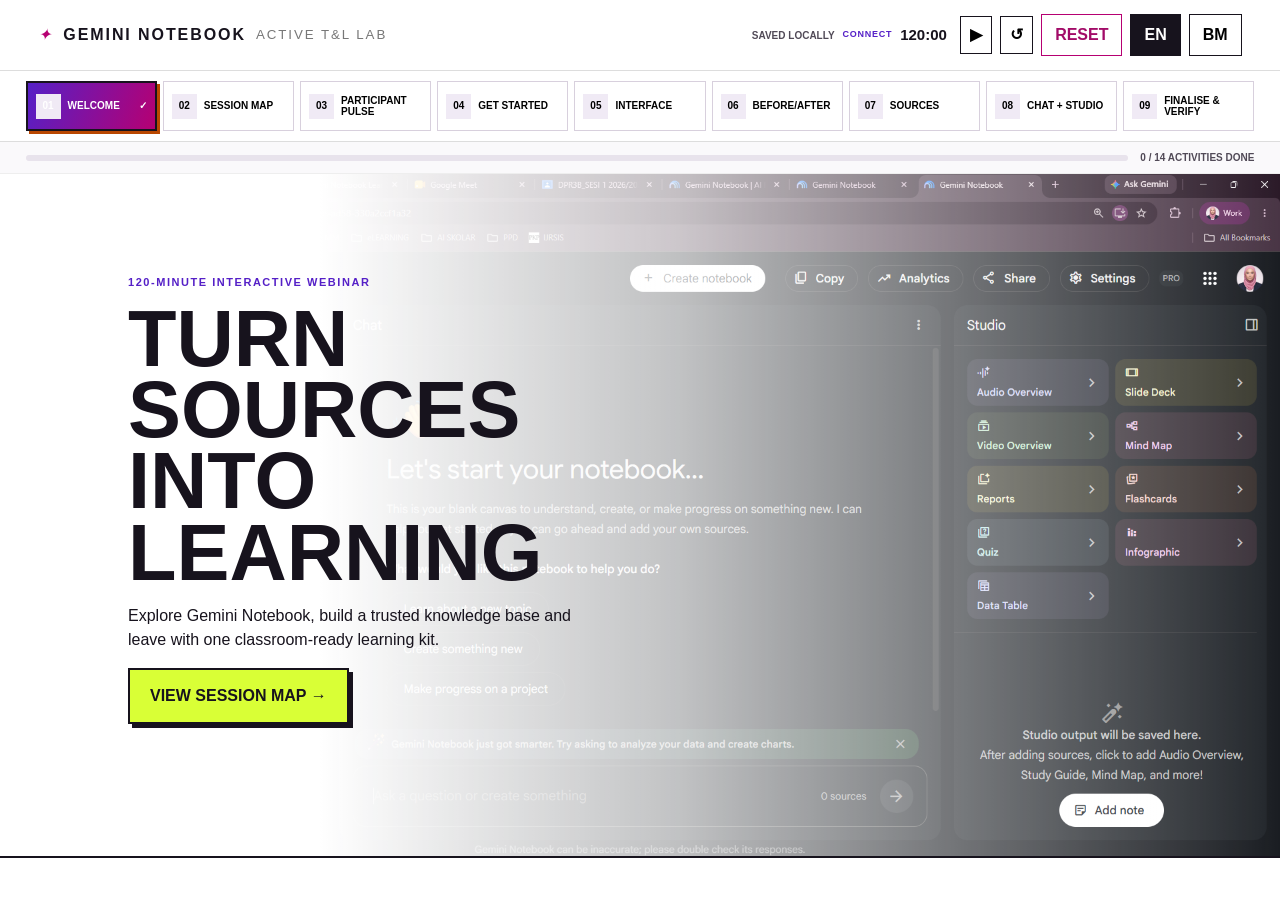
<file: index.html>
<!doctype html>
<html lang="en">
<head>
  <meta charset="utf-8">
  <meta name="viewport" content="width=device-width,initial-scale=1">
  <meta name="description" content="Interactive Gemini Notebook webinar learning kit for Polytechnic lecturers">
  <title>Gemini Notebook Learning Kit Challenge</title>
  <link rel="icon" href="data:image/svg+xml,%3Csvg xmlns='http://www.w3.org/2000/svg' viewBox='0 0 100 100'%3E%3Crect width='100' height='100' rx='18' fill='%2317131d'/%3E%3Ctext x='50' y='68' font-size='60' text-anchor='middle' fill='%23ef2aa2'%3E%E2%9C%A6%3C/text%3E%3C/svg%3E">
  <style>
    :root{--ink:#17131d;--purple:#6d36e8;--pink:#ef2aa2;--orange:#ff7a1a;--lime:#d9ff36;--blue:#dfeeff;--paper:#fff;--muted:#625b68}*{box-sizing:border-box}html{scroll-behavior:smooth}body{margin:0;background:#fff;color:var(--ink);font-family:Inter,Arial,sans-serif}button,a{font:inherit}button{cursor:pointer}.top{position:sticky;top:0;z-index:20;display:flex;flex-wrap:wrap;justify-content:space-between;align-items:center;gap:8px 0;padding:14px 3vw;border-bottom:1px solid #ddd;background:#fffc}.brand{display:flex;align-items:center;gap:10px;letter-spacing:.12em}.brand i{color:var(--pink)}.brand small{color:#777}.controls{display:flex;gap:8px}.controls button{padding:8px 13px;border:1px solid var(--ink);background:#fff;font-weight:800}.controls .active{background:var(--ink);color:#fff}.nav{position:sticky;top:58px;z-index:15;display:grid;grid-template-columns:repeat(9,1fr);gap:6px;padding:10px 2vw;background:#fff;border-bottom:1px solid #ddd}.timer{display:flex;align-items:center;gap:8px}.timer small{color:var(--purple);font-size:9px;font-weight:900;letter-spacing:.08em}.timer b{font-variant-numeric:tabular-nums;font-size:15px;min-width:52px}.timer button{padding:6px 9px;border:1px solid var(--ink);background:#fff;font-weight:900}.timer.low b{color:var(--pink)}.progresswrap{display:flex;align-items:center;gap:12px;padding:8px 2vw;background:#faf9fb;border-bottom:1px solid #eee}.progressbar{flex:1;height:6px;background:#e8e3ec;border-radius:3px;overflow:hidden}.progressbar b{display:block;height:100%;width:0%;background:linear-gradient(90deg,var(--purple),var(--pink));transition:width .35s}#taskLabel{font-size:10px;font-weight:900;color:var(--muted);white-space:nowrap}.nav button{min-height:50px;padding:8px;border:1px solid #d8d0dd;background:#fff;text-align:left;font-size:10px;font-weight:800}.nav button span{display:inline-grid;place-items:center;width:25px;height:25px;margin-right:5px;background:#f0eaf5}.nav button.active{background:linear-gradient(110deg,var(--purple),var(--pink));color:#fff;border:2px solid var(--ink);box-shadow:3px 3px 0 var(--orange)}main{max-width:1280px;margin:auto}.stage{display:none;min-height:calc(100vh - 120px);padding:58px 5vw 90px}.stage.active{display:block}.head{display:grid;grid-template-columns:85px 1fr;gap:20px;align-items:start;margin-bottom:34px}.head>span{font-size:68px;line-height:.9;color:var(--pink);font-weight:900}.kicker{margin:0 0 7px;color:var(--purple);font-size:11px;font-weight:900;letter-spacing:.14em}.head h1,.head h2{margin:0;font-size:clamp(38px,6vw,78px);line-height:.95;font-weight:500}.head p:last-child{color:var(--muted);font-size:17px}.stage.hero.active{min-height:570px;display:grid;align-content:center;background:linear-gradient(90deg,#fff 25%,#ffffffb8 53%,transparent),url('assets/notebook-interface.png') center/cover;border-bottom:2px solid var(--ink)}.hero-copy{max-width:660px;padding:60px 6vw}.hero h1{font-size:clamp(54px,8vw,100px);line-height:.88;margin:12px 0}.hero button,.next,.linkbtn{display:inline-block;padding:14px 20px;background:var(--lime);border:2px solid var(--ink);box-shadow:4px 4px 0 var(--ink);color:var(--ink);font-weight:900;text-decoration:none}.phase-grid,.pulse-grid,.benefits,.cards{display:grid;gap:12px}.phase-grid{grid-template-columns:repeat(2,1fr)}.phase-grid article,.pulse-grid article{padding:22px;border:2px solid var(--ink)}.phase-grid article:nth-child(1){background:#dfeeff}.phase-grid article:nth-child(2){background:#f0e4ff}.phase-grid article:nth-child(3){background:#ffe7d2}.phase-grid article:nth-child(4){background:#ecffbd}.phase-grid b{font-size:30px}.phase-grid small{color:var(--purple);font-weight:900}.pulse-grid{grid-template-columns:repeat(3,1fr)}.pulse-grid button{padding:13px;border:1px solid var(--ink);background:#fff}.pulse-grid button.selected{background:var(--lime);font-weight:900}.intro{padding:28px;border:2px solid var(--ink);box-shadow:6px 6px 0 var(--ink);background:linear-gradient(120deg,#f3edff,#fff,#eafcff)}.intro h3{font-size:34px;margin:8px 0}.benefits{grid-template-columns:repeat(5,1fr);margin-top:22px}.benefits article{padding:15px;border:1px solid var(--ink);background:#fff}.benefits b{display:grid;place-items:center;width:30px;height:30px;background:var(--lime);border:1px solid var(--ink)}.benefits h4{margin:13px 0 7px}.benefits p{font-size:13px;color:var(--muted)}.limits{margin:34px 0;border:2px solid var(--ink)}.limits header{display:flex;justify-content:space-between;align-items:center;padding:18px;background:var(--ink);color:#fff}.limits header small{color:var(--lime)}.capacity{display:grid;grid-template-columns:repeat(3,1fr)}.capacity div{padding:14px 18px;border-right:1px solid var(--ink);background:#eafcff}.capacity div:nth-child(2){background:#f2ebff}.capacity div:nth-child(3){background:#fff0df}.capacity b{font-size:28px}.capacity span{display:block;font-size:11px;font-weight:800}.limitrow{display:grid;grid-template-columns:1fr .8fr 1.3fr;border-top:1px solid #ddd}.limitrow>*{padding:9px 14px}.limitrow.heading{background:#f3f0f4;font-size:11px;font-weight:900}.note{padding:13px;background:#fff6ca;font-size:12px}.steps{display:grid;grid-template-columns:1fr 1fr;gap:12px}.steps article{display:flex;gap:14px;padding:20px;border:2px solid var(--ink)}.steps article>span,.flow article>b{display:grid;place-items:center;min-width:34px;height:34px;border-radius:50%;background:var(--purple);color:#fff}.preview{margin-top:28px;border:2px solid var(--ink);box-shadow:6px 6px 0 var(--ink)}.preview-tabs{display:grid;grid-template-columns:repeat(3,1fr);gap:6px;padding:10px;background:#f4eff7}.preview-tabs button{padding:12px;border:1px solid #bbb;background:#fff;font-weight:800}.preview-tabs button.active{background:var(--purple);color:#fff}.preview img{display:block;width:100%}.preview figcaption{padding:14px;background:#fff}.panel-image{position:relative;border:2px solid var(--ink)}.panel-image img{display:block;width:100%}.labels{display:grid;grid-template-columns:repeat(4,1fr);gap:10px;margin-top:14px}.labels article{padding:16px;border:2px solid var(--ink)}.labels article:nth-child(1){background:#e1efff}.labels article:nth-child(2){background:#efe5ff}.labels article:nth-child(3){background:#ffe7d2}.labels article:nth-child(4){background:#efffbd}.labels dt{margin-top:8px;color:var(--purple);font-size:10px;font-weight:900}.labels dd{margin:3px 0;font-size:13px}.paste-guide{border:2px solid var(--ink);box-shadow:6px 6px 0 var(--purple)}.paste-title{padding:18px;background:var(--ink);color:#fff}.paste-title small{color:var(--lime)}.flow{display:grid;grid-template-columns:repeat(5,1fr)}.flow article{display:flex;gap:8px;padding:14px;border-right:1px solid var(--ink)}.flow h4{margin:4px 0}.flow p{font-size:12px;color:var(--muted)}.warning{padding:13px;background:#fff0df;border-top:2px solid var(--ink);font-weight:800}.challenge{display:grid;grid-template-columns:1fr 1fr;gap:18px;margin-top:28px}.challenge-list article,.challenge-list button{display:flex;gap:12px;padding:15px;border:1px solid var(--ink);background:#fff;width:100%;text-align:left;font:inherit;color:inherit}.challenge-list button{cursor:pointer}.challenge-list button.done{background:var(--lime);font-weight:900}.challenge-list span{font-weight:900;color:var(--purple)}.prompt{padding:20px;background:#18131e;color:#fff;border:2px solid var(--ink)}.prompt small{color:var(--lime);font-weight:900}.prompt pre{white-space:pre-wrap;font-family:inherit;line-height:1.55}.prompt button{padding:12px 16px;border:2px solid #fff;background:var(--lime);font-weight:900}.builder{display:grid;grid-template-columns:.8fr 1.2fr;gap:20px}.form label{display:block;margin-bottom:14px;font-size:11px;font-weight:900}.form input,.form select{width:100%;margin-top:6px;padding:12px;border:2px solid var(--ink);background:#fff}.checks{display:grid;grid-template-columns:repeat(2,1fr);gap:10px;margin-top:25px}.checks button{padding:16px;border:2px solid var(--ink);background:#fff;text-align:left}.checks button.done{background:var(--lime);font-weight:900}.footer-nav{display:flex;justify-content:space-between;margin-top:42px}.footer-nav button{padding:12px 18px;border:2px solid var(--ink);background:#fff;font-weight:900}.footer-nav button:last-child{background:var(--lime)}.compare{display:grid;grid-template-columns:1fr 64px 1fr;gap:0;align-items:stretch;margin-top:28px}.compare-arrow{display:grid;place-items:center;font-size:30px;color:var(--pink);font-weight:900}.before-card,.after-card{padding:22px;border:2px solid var(--ink)}.before-card{background:#f4f1eb}.after-card{background:#18131e;color:#fff;box-shadow:6px 6px 0 var(--ink)}.compare small{display:block;font-weight:900;letter-spacing:.08em;font-size:10px;margin-bottom:10px}.before-card small{color:var(--muted)}.after-card small{color:var(--lime)}.compare h3{margin:0 0 14px;font-size:22px}.before-card pre{white-space:pre-wrap;font-family:inherit;font-size:13px;line-height:1.7;margin:0}.afterkit p{margin:0 0 11px;font-size:13px;line-height:1.55}.afterkit p:last-child{margin-bottom:0}.afterkit b{color:var(--lime);display:block;font-size:10px;letter-spacing:.06em;margin-bottom:2px}.chips{display:flex;flex-wrap:wrap;gap:8px;margin-top:16px}.chips span{padding:6px 11px;border:1px solid var(--ink);font-size:11px;font-weight:800}.before-card .chips span{background:#fff}.after-card .chips span{border-color:var(--lime);color:var(--lime)}@media(max-width:800px){.nav{grid-template-columns:repeat(3,1fr);top:58px}.nav button{font-size:8px}.stage{padding:40px 5vw}.head{grid-template-columns:55px 1fr}.head>span{font-size:44px}.phase-grid,.pulse-grid,.benefits,.steps,.labels,.challenge,.builder,.checks,.flow,.compare{grid-template-columns:1fr}.compare-arrow{transform:rotate(90deg);padding:6px 0}.capacity{grid-template-columns:1fr}.limitrow{grid-template-columns:.8fr .7fr 1.2fr}.flow article{border-right:0;border-bottom:1px solid var(--ink)}.stage.hero.active{background:linear-gradient(#ffffffdd,#ffffffdd),url('assets/notebook-interface.png') center/cover}.brand small{display:none}.timer small{display:none}.timer b{min-width:44px;font-size:13px}.timer button{padding:5px 7px}.controls{flex-wrap:wrap;justify-content:flex-end}}
    .limits-guide{margin:34px 0;border:2px solid var(--ink);box-shadow:6px 6px 0 var(--ink)}.limits-guide>header{display:flex;justify-content:space-between;gap:18px;align-items:center;padding:20px;background:var(--ink);color:#fff}.limits-guide>header small{color:var(--lime);font-weight:900}.verified{padding:8px 10px;border:1px solid var(--lime);color:var(--lime);font-size:11px;font-weight:900;white-space:nowrap}.quota-explain{display:grid;grid-template-columns:1fr 1fr}.quota-explain article{padding:18px;border-bottom:1px solid var(--ink)}.quota-explain article:first-child{background:#eafcff;border-right:1px solid var(--ink)}.quota-explain article:last-child{background:#fff0df}.quota-explain h4{margin:0 0 7px}.quota-explain p{margin:0;color:var(--muted);font-size:13px}.plan-tabs{display:flex;flex-wrap:wrap;gap:7px;padding:14px;background:#f5f1f7;border-bottom:1px solid var(--ink)}.plan-tabs button{padding:9px 12px;border:1px solid var(--ink);background:#fff;font-weight:900}.plan-tabs button.active{background:var(--purple);color:#fff}.limit-summary{display:grid;grid-template-columns:repeat(3,1fr)}.limit-summary div{padding:14px 18px;border-right:1px solid var(--ink);background:#fff}.limit-summary b{display:block;font-size:25px}.limit-summary span{font-size:11px;font-weight:800}.output-guide{overflow-x:auto}.output-table{min-width:760px}.output-row{display:grid;grid-template-columns:1.05fr .7fr .9fr 1.7fr;border-top:1px solid #ddd}.output-row>*{padding:10px 13px;font-size:12px}.output-row.heading{background:#eeeaf1;font-weight:900}.limits-foot{padding:14px;background:#fff6ca;font-size:12px}.limits-foot a{font-weight:900;color:var(--purple)}
    .advanced-builder{display:grid;grid-template-columns:minmax(300px,.9fr) minmax(380px,1.1fr);gap:20px}.generator-form{padding:20px;border:2px solid var(--ink);background:#f8f5fa}.generator-form h3{margin-top:0}.form-grid{display:grid;grid-template-columns:1fr 1fr;gap:12px}.generator-form label{display:block;font-size:10px;font-weight:900}.generator-form input,.generator-form select,.generator-form textarea{width:100%;margin-top:5px;padding:11px;border:2px solid var(--ink);background:#fff;color:var(--ink)}.generator-form textarea{min-height:74px;resize:vertical}.generator-form .wide{grid-column:1/-1}.completeness{margin:14px 0 10px}.completeness-head{display:flex;justify-content:space-between;font-size:11px;font-weight:900}.complete-track{height:8px;margin-top:6px;background:#ddd;overflow:hidden}.complete-track b{display:block;height:100%;width:0;background:linear-gradient(90deg,var(--purple),var(--pink));transition:width .25s}.prompt-actions{display:flex;flex-wrap:wrap;gap:9px}.prompt-actions a{display:inline-block;padding:12px 15px;border:2px solid #fff;background:#fff;color:var(--ink);font-weight:900;text-decoration:none}.advanced-builder .prompt{min-height:100%;display:flex;flex-direction:column}.advanced-builder .prompt pre{flex:1;max-height:650px;overflow:auto}.phase-scope-note{padding:12px;background:#eafcff;border-top:1px solid var(--ink);font-size:12px}
    @media(max-width:800px){.quota-explain,.limit-summary,.advanced-builder,.form-grid{grid-template-columns:1fr}.quota-explain article:first-child{border-right:0}.limit-summary div{border-right:0;border-bottom:1px solid #ddd}.advanced-builder .prompt pre{max-height:none}.verified{white-space:normal}}
    :root{--purple:#5520c7;--pink:#b60072;--orange:#b94700;--muted:#514a57}body{font-size:16px;line-height:1.5}button,a,input,select,textarea{font:inherit}.skip-link{position:fixed;top:8px;left:8px;z-index:1000;padding:12px 16px;background:var(--ink);color:#fff;transform:translateY(-160%)}.skip-link:focus{transform:translateY(0)}:focus-visible{outline:4px solid #006bd6;outline-offset:3px;box-shadow:0 0 0 2px #fff}button:focus:not(:focus-visible),a:focus:not(:focus-visible),input:focus:not(:focus-visible),select:focus:not(:focus-visible),textarea:focus:not(:focus-visible){outline:none}.challenge-list button.done::after,#checks button.done::after,.pulse-choice.selected::after{content:'✓';margin-left:auto;font-weight:900}.plan-tabs button.active::after,.template-menu button.active::after,.interface-modes button.active::after,.nav button.active::after{content:' ✓';font-weight:900}.nav button{display:flex;align-items:center;gap:7px;min-width:0;line-height:1.15}.nav button span{flex:0 0 25px;margin-right:0}.nav button b{min-width:0}.nav button.active::after{flex:0 0 auto;margin-left:auto}.sr-only{position:absolute!important;width:1px!important;height:1px!important;padding:0!important;margin:-1px!important;overflow:hidden!important;clip:rect(0,0,0,0)!important;white-space:nowrap!important;border:0!important}
    @media(max-width:800px){body{font-size:16px}.nav button{font-size:12px;line-height:1.3;min-height:54px}.kicker,.form label,.generator-form label,.save-note,.output-row>*{font-size:12px}.challenge-list button,.checks button,.template-menu button,.footer-nav button{font-size:15px;min-height:44px}.controls button{min-width:44px;min-height:44px}.head p:last-child{font-size:16px}}
    @media(prefers-reduced-motion:reduce){html{scroll-behavior:auto}*,*::before,*::after{animation-duration:.01ms!important;animation-iteration-count:1!important;transition-duration:.01ms!important;scroll-behavior:auto!important}}
    .evaluation-list{display:grid;gap:12px}.evaluation-item{margin:0;padding:14px;border:1px solid var(--ink);background:#fff}.evaluation-item legend{padding:0 5px;font-weight:800;line-height:1.4}.likert-options{display:grid;grid-template-columns:repeat(5,1fr);gap:7px;margin-top:10px}.likert-options label{display:grid;place-items:center;gap:4px;min-height:54px;margin:0;padding:7px;border:1px solid #aaa;background:#faf8fb;text-align:center}.likert-options input{width:20px;height:20px;margin:0}.likert-scale{display:flex;justify-content:space-between;gap:14px;margin:8px 2px 0;color:var(--muted);font-size:10px}.optional-feedback{margin-top:15px}.optional-feedback textarea{width:100%;min-height:74px;margin-top:6px;padding:11px;border:2px solid var(--ink)}
    @media(max-width:520px){.likert-options{gap:4px}.likert-options label{min-height:50px;padding:5px;font-size:12px}.evaluation-item{padding:12px}.likert-scale{font-size:9px}}
    /* Section 06: real DUE30022 before-and-after evidence */
    .evidence-flow{display:grid;grid-template-columns:1fr 54px 1.35fr;gap:12px;align-items:stretch;margin-top:26px}.evidence-arrow{display:grid;place-items:center;color:var(--pink);font-size:32px;font-weight:900}.evidence-card{display:flex;flex-direction:column;border:2px solid var(--ink);background:#fff}.evidence-card.before{background:#f4f1eb}.evidence-card.after{box-shadow:6px 6px 0 var(--ink)}.evidence-card>header{padding:17px 18px;border-bottom:2px solid var(--ink)}.evidence-card.after>header{background:var(--ink);color:#fff}.evidence-card header small{display:block;color:var(--purple);font-weight:900;letter-spacing:.08em}.evidence-card.after header small{color:var(--lime)}.evidence-card h3{margin:5px 0 2px;font-size:24px}.evidence-card header p{margin:0;color:var(--muted);font-size:13px}.evidence-card.after header p{color:#ddd}.evidence-media{margin:0;background:#ebe7ee}.evidence-media img{display:block;width:100%;aspect-ratio:16/9;object-fit:contain}.evidence-card.after .evidence-media img{aspect-ratio:2.18/1}.evidence-body{flex:1;padding:17px 18px}.evidence-body h4{margin:0 0 8px}.evidence-body ul{margin:0;padding-left:19px}.evidence-body li{margin:5px 0;font-size:13px}.evidence-actions{display:flex;flex-wrap:wrap;gap:9px;padding:0 18px 18px}.evidence-actions a{padding:10px 13px;border:2px solid var(--ink);background:#fff;color:var(--ink);font-weight:900;text-decoration:none}.evidence-actions a:first-child{background:var(--lime)}.output-pair{display:grid;grid-template-columns:1fr 1fr;gap:12px;padding:12px}.output-pair .evidence-card{box-shadow:none}.transformation-summary{display:grid;grid-template-columns:repeat(4,1fr);gap:10px;margin-top:24px}.transformation-summary article{padding:15px;border:2px solid var(--ink)}.transformation-summary article:nth-child(1){background:#dfeeff}.transformation-summary article:nth-child(2){background:#efe5ff}.transformation-summary article:nth-child(3){background:#ffe7d2}.transformation-summary article:nth-child(4){background:#efffbd}.transformation-summary b{display:block;font-size:23px}.evidence-note{margin-top:16px;padding:14px;border-left:6px solid var(--purple);background:#fff6ca;font-size:13px}
    @media(max-width:1000px){.evidence-flow{grid-template-columns:1fr}.evidence-arrow{transform:rotate(90deg);min-height:38px}.output-pair{grid-template-columns:1fr}.transformation-summary{grid-template-columns:repeat(2,1fr)}.evidence-card.after .evidence-media img{aspect-ratio:16/9}}
    @media(max-width:520px){.transformation-summary{grid-template-columns:1fr}.evidence-actions a{width:100%;text-align:center}.evidence-card h3{font-size:20px}}
    /* Participant demographics + research submission */
    .demographic-panel{max-width:920px;margin:0 auto 22px;border:2px solid var(--ink);background:#fff;box-shadow:7px 7px 0 var(--purple)}.demographic-panel header{display:flex;justify-content:space-between;gap:18px;padding:18px 20px;background:#18131e;color:#fff}.demographic-panel header small{color:var(--lime);font-weight:900;letter-spacing:.08em}.demographic-panel header h3{margin:4px 0}.demographic-panel header p{margin:0;color:#ddd;font-size:13px}.demo-progress{align-self:center;min-width:90px;padding:9px;border:1px solid var(--lime);color:var(--lime);font-weight:900;text-align:center}.demographic-grid{display:grid;grid-template-columns:1fr 1fr;gap:12px;padding:18px}.demographic-grid label{display:block;font-size:12px;font-weight:900}.demographic-grid select{width:100%;margin-top:6px;padding:12px;border:2px solid var(--ink);background:#fff;color:var(--ink)}.demographic-note{padding:11px 18px;border-top:1px solid var(--ink);background:#fff6ca;font-size:12px}.research-consent-box{margin-top:18px;padding:18px;border:2px solid var(--ink);background:#fff6ca;box-shadow:5px 5px 0 var(--ink)}.research-consent-box h3{margin:0 0 9px}.research-consent-box>label{display:flex;align-items:flex-start;gap:10px;line-height:1.5}.research-consent-box input[type=checkbox]{flex:0 0 auto;width:22px;height:22px;margin-top:2px}.research-consent-box button{min-height:46px;margin-top:14px;padding:11px 15px;border:2px solid var(--ink);background:var(--lime);font-weight:900}.research-consent-box button:disabled{cursor:wait;opacity:.65}#researchSubmitStatus{min-height:24px;margin:10px 0 0;font-weight:800}.endpoint-note{margin:8px 0 0;color:var(--muted);font-size:11px}
    @media(max-width:700px){.demographic-grid{grid-template-columns:1fr}.demographic-panel header{align-items:flex-start;flex-direction:column}.demo-progress{align-self:flex-start}}
    /* Final refinement: clearer pacing and progressive disclosure */
    .hero-copy{max-width:590px;padding:42px 5vw}.hero h1{font-size:clamp(46px,6.2vw,82px);line-height:.9}.stage.hero.active{min-height:500px}
    .stage-brief{display:grid;grid-template-columns:repeat(3,1fr);margin:0 0 28px;border:2px solid var(--ink);background:#fff}.stage-brief article{padding:14px 16px;border-right:1px solid var(--ink)}.stage-brief article:last-child{border-right:0}.stage-brief small{display:block;margin-bottom:5px;color:var(--purple);font-size:10px;font-weight:950;letter-spacing:.08em}.stage-brief p{margin:0;font-size:13px;line-height:1.45}.stage-brief article:nth-child(1){background:#eafcff}.stage-brief article:nth-child(2){background:#f3ecff}.stage-brief article:nth-child(3){background:#efffbd}
    .limits-guide>header{flex-wrap:wrap}.limits-header-actions{display:flex;align-items:center;gap:9px}.disclosure-toggle{padding:9px 12px;border:1px solid var(--lime);background:transparent;color:var(--lime);font-weight:900}.limits-guide.collapsed>:not(header){display:none}.limits-guide.collapsed{box-shadow:3px 3px 0 var(--ink)}
    .evidence-media{position:relative;cursor:zoom-in;overflow:hidden}.evidence-media img,.evidence-card.after .evidence-media img{height:180px;aspect-ratio:auto;object-fit:cover;object-position:top}.evidence-media::after{content:'↗';position:absolute;right:10px;bottom:10px;display:grid;place-items:center;width:36px;height:36px;border:2px solid var(--ink);background:var(--lime);color:var(--ink);font-weight:950;pointer-events:none}.image-lightbox{position:fixed;inset:0;z-index:200;display:none;place-items:center;padding:28px;background:#17131def}.image-lightbox.open{display:grid}.image-lightbox img{max-width:min(1500px,94vw);max-height:86vh;background:#fff;box-shadow:8px 8px 0 var(--pink);object-fit:contain}.image-lightbox button{position:absolute;top:18px;right:22px;padding:10px 14px;border:2px solid #fff;background:var(--ink);color:#fff;font-weight:900}
    @media(max-width:800px){.stage.hero.active{min-height:430px}.hero-copy{padding:34px 6vw}.hero h1{font-size:clamp(43px,14vw,68px)}.stage-brief{grid-template-columns:1fr}.stage-brief article{border-right:0;border-bottom:1px solid var(--ink)}.stage-brief article:last-child{border-bottom:0}.nav{display:grid;grid-auto-flow:column;grid-auto-columns:minmax(145px,42vw);grid-template-columns:none;overflow-x:auto;overscroll-behavior-inline:contain;scroll-snap-type:x proximity}.nav button{scroll-snap-align:start;font-size:11px}.evidence-media img,.evidence-card.after .evidence-media img{height:160px}.limits-header-actions{width:100%;justify-content:space-between}}
  </style>
  <style>
    /* Enhanced participant pulse */
    .pulse-intro{display:flex;justify-content:space-between;gap:18px;align-items:center;padding:16px 18px;margin-bottom:18px;border:2px solid var(--ink);background:#f6f1ff}
    .pulse-intro p{margin:0;line-height:1.5}.pulse-count{min-width:130px;padding:10px 14px;background:var(--ink);color:#fff;text-align:center;font-weight:900}.pulse-grid.enhanced{grid-template-columns:repeat(2,1fr)}
    .pulse-grid.enhanced article{position:relative;min-height:205px}.pulse-grid.enhanced article:last-child{grid-column:1/-1}.question-no{display:inline-grid;place-items:center;width:34px;height:34px;margin-bottom:8px;background:var(--purple);color:#fff;border:2px solid var(--ink);font-weight:900}.pulse-options{display:flex;flex-wrap:wrap;gap:7px}.pulse-grid.enhanced button{flex:1 1 135px;min-height:48px;text-align:left}.pulse-grid.enhanced button.selected{box-shadow:3px 3px 0 var(--ink)}.pulse-result{margin-top:18px;padding:16px 18px;border:2px solid var(--ink);background:#ecffbd}.pulse-result b{color:var(--purple)}
    /* Labels placed directly on the interface screenshot */
    .interface-callout{position:absolute;z-index:3;display:flex;align-items:center;gap:7px;padding:8px 10px;border:2px solid #fff;box-shadow:0 5px 16px #0007;color:#fff;font-size:10px;font-weight:950;letter-spacing:.04em;cursor:pointer;transition:.18s}.interface-callout:hover,.interface-callout.active{transform:translateY(-3px) scale(1.03);box-shadow:0 8px 22px #0009}.interface-callout b{display:grid;place-items:center;width:25px;height:25px;background:#fff;color:var(--ink)}.callout-sources{left:2%;top:20%;background:#237bdc}.callout-chat{left:42%;top:20%;background:#6d36e8}.callout-studio{right:2%;top:20%;background:#ff6b18}.callout-tools{right:12%;top:5%;background:#1c8b65}.labels article{transition:.18s}.labels article.highlight{transform:translateY(-5px);box-shadow:5px 5px 0 var(--ink)}.interface-key{display:flex;align-items:center;gap:8px;margin:10px 0 0;padding:10px 12px;background:#18131e;color:#fff;font-size:11px}.interface-key b{color:var(--lime)}
    @media(max-width:800px){.pulse-grid.enhanced{grid-template-columns:1fr}.pulse-grid.enhanced article:last-child{grid-column:auto}.pulse-intro{align-items:flex-start;flex-direction:column}.interface-callout{padding:4px 5px;font-size:7px}.interface-callout b{width:18px;height:18px}.callout-chat{left:37%}.callout-tools{right:8%}}
  </style>
  <style>
    /* Phase 2: one-question participant pulse */
    .stage[data-stage="2"]>.pulse-intro,.stage[data-stage="2"]>.pulse-grid,.stage[data-stage="2"]>.pulse-result{display:none}.stage[data-stage="4"]>.panel-image,.stage[data-stage="4"]>.interface-key,.stage[data-stage="4"]>.labels{display:none}.pulse-shell{max-width:920px;margin:auto;border:2px solid var(--ink);background:#fff;box-shadow:8px 8px 0 var(--ink)}
    .pulse-status{display:grid;grid-template-columns:1fr auto;gap:18px;align-items:center;padding:16px 20px;background:#18131e;color:#fff}.pulse-status small{color:var(--lime);font-weight:900;letter-spacing:.1em}.pulse-progress{height:8px;margin-top:9px;background:#494250;border-radius:8px;overflow:hidden}.pulse-progress b{display:block;height:100%;background:linear-gradient(90deg,var(--purple),var(--pink));transition:width .25s}.pulse-step{font-weight:900;white-space:nowrap}.pulse-screen{min-height:380px;padding:32px}.pulse-screen .question-no{margin-bottom:15px}.pulse-screen h3{max-width:720px;margin:0 0 22px;font-size:clamp(25px,4vw,42px);line-height:1.08}.pulse-screen>p{color:var(--muted);margin:-10px 0 22px}.pulse-choice-grid{display:grid;grid-template-columns:repeat(2,1fr);gap:10px}.pulse-choice{display:flex;align-items:center;gap:12px;min-height:66px;padding:13px 15px;border:2px solid var(--ink);background:#fff;text-align:left}.pulse-choice span{display:grid;place-items:center;flex:0 0 30px;height:30px;border:1px solid var(--ink);background:#f2ecf6;font-weight:900}.pulse-choice.selected{background:var(--lime);box-shadow:4px 4px 0 var(--ink);font-weight:900}.pulse-choice.selected span{background:var(--ink);color:#fff}.pulse-controls{display:flex;justify-content:space-between;gap:12px;padding:16px 20px;border-top:2px solid var(--ink);background:#f7f3f9}.pulse-controls button{padding:12px 18px;border:2px solid var(--ink);background:#fff;font-weight:900}.pulse-controls .primary{background:var(--lime)}.pulse-controls button:disabled{opacity:.35;cursor:not-allowed}.profile-card{padding:30px;background:linear-gradient(130deg,#f0e7ff,#fff 55%,#ecffbd)}.profile-badge{display:inline-block;padding:8px 12px;border:2px solid var(--ink);background:var(--pink);color:#fff;font-weight:950;letter-spacing:.08em}.profile-card h3{margin:14px 0 8px;font-size:clamp(32px,5vw,58px)}.profile-summary{display:grid;grid-template-columns:repeat(2,1fr);gap:8px;margin-top:22px}.profile-summary div{padding:12px;border:1px solid var(--ink);background:#fff}.profile-summary small{display:block;color:var(--purple);font-weight:900;margin-bottom:4px}.profile-actions{display:flex;gap:10px;margin-top:20px}.profile-actions button{padding:11px 15px;border:2px solid var(--ink);background:#fff;font-weight:900}
    /* Phase 3: dual-mode interface infographic */
    .interface-modes{display:flex;gap:8px;margin-bottom:14px;padding:8px;border:2px solid var(--ink);background:#f3eef6}.interface-modes button{flex:1;padding:13px;border:2px solid transparent;background:#fff;font-weight:900}.interface-modes button.active{border-color:var(--ink);background:var(--lime);box-shadow:3px 3px 0 var(--ink)}.interface-stage{position:relative;border:2px solid var(--ink);overflow:hidden;background:#14171b}.interface-stage img{display:block;width:100%;height:auto}.shot-callout{position:absolute;z-index:4;display:flex;align-items:center;gap:5px;transform:translate(-50%,-50%);padding:6px 8px;border:2px solid #fff;border-radius:4px;background:var(--purple);color:#fff;box-shadow:0 4px 13px #0009;font-size:clamp(7px,.8vw,11px);font-weight:950;white-space:nowrap}.shot-callout b{display:grid;place-items:center;min-width:22px;height:22px;padding:0 4px;background:#fff;color:var(--ink)}.shot-callout.panel-0,.shot-callout.button-0,.shot-callout.button-1{background:#237bdc}.shot-callout.panel-1,.shot-callout.button-2,.shot-callout.button-3,.shot-callout.button-4,.shot-callout.button-5{background:#6d36e8}.shot-callout.panel-2,.shot-callout.button-6{background:#ff6b18}.shot-callout.panel-3,.shot-callout.button-7{background:#1c8b65}.shot-callout:hover,.shot-callout.active{z-index:8;transform:translate(-50%,-57%) scale(1.06);box-shadow:0 7px 18px #000b}.mode-key{display:flex;justify-content:space-between;gap:12px;padding:11px 14px;background:#18131e;color:#fff;font-size:11px}.mode-key b{color:var(--lime)}.interface-details{display:grid;grid-template-columns:repeat(4,1fr);gap:10px;margin-top:12px}.interface-details.buttons-mode{grid-template-columns:repeat(2,1fr)}.interface-detail{padding:15px;border:2px solid var(--ink);background:#fff}.interface-detail.active{background:#ecffbd;box-shadow:4px 4px 0 var(--ink)}.interface-detail>span{color:var(--purple);font-weight:950}.interface-detail h3{margin:7px 0}.interface-detail p{margin:0;color:var(--muted);font-size:13px;line-height:1.45}
    @media(max-width:800px){.pulse-screen{padding:24px 18px}.pulse-choice-grid,.profile-summary{grid-template-columns:1fr}.interface-details,.interface-details.buttons-mode{grid-template-columns:1fr 1fr}.shot-callout{padding:3px;border-width:1px}.shot-callout span{display:none}.shot-callout b{min-width:18px;height:18px;font-size:8px}.mode-key{flex-direction:column}}
    @media(max-width:520px){.pulse-status{grid-template-columns:1fr}.pulse-screen{min-height:430px}.interface-details,.interface-details.buttons-mode{grid-template-columns:1fr}.interface-modes{flex-direction:column}.shot-callout{border-radius:50%;padding:2px}.shot-callout b{border-radius:50%}}
    .save-state{align-self:center;color:var(--muted);font-size:10px;font-weight:900}.reset-work{border-color:var(--pink)!important;color:#a20b68}.template-lab{margin-top:28px;border:2px solid var(--ink);box-shadow:6px 6px 0 var(--purple)}.template-lab>header{display:flex;justify-content:space-between;gap:14px;align-items:center;padding:18px;background:#f0e8ff}.template-lab>header h3{margin:4px 0}.template-grid{display:grid;grid-template-columns:280px 1fr}.template-menu{padding:12px;border-right:2px solid var(--ink);background:#faf8fb}.template-menu button{display:block;width:100%;padding:11px;margin-bottom:7px;border:1px solid var(--ink);background:#fff;text-align:left;font-weight:800}.template-menu button.active{background:var(--lime);box-shadow:3px 3px 0 var(--ink)}.template-preview{padding:20px;background:#18131e;color:#fff}.template-preview pre{white-space:pre-wrap;line-height:1.5;max-height:500px;overflow:auto}.template-meta{display:grid;grid-template-columns:repeat(3,1fr);gap:7px;margin-bottom:12px}.template-meta span{padding:7px;background:#30283a;color:#fff;font-size:10px}.completion-panel{margin-top:28px;border:2px solid var(--ink)}.completion-panel>header{padding:18px;background:var(--ink);color:#fff}.completion-grid{display:grid;grid-template-columns:.8fr 1.2fr}.completion-summary,.exit-ticket{padding:20px}.completion-summary{background:#eafcff;border-right:1px solid var(--ink)}.summary-stats{display:grid;grid-template-columns:repeat(2,1fr);gap:8px}.summary-stats div{padding:12px;background:#fff;border:1px solid var(--ink)}.summary-stats b{display:block;font-size:24px}.exit-ticket label{display:block;margin:0 0 12px;font-size:11px;font-weight:900}.exit-ticket select,.exit-ticket textarea{width:100%;margin-top:5px;padding:11px;border:2px solid var(--ink);background:#fff}.exit-ticket textarea{min-height:65px}.export-actions{display:flex;flex-wrap:wrap;gap:9px;margin-top:15px}.export-actions button{padding:12px 15px;border:2px solid var(--ink);background:var(--lime);font-weight:900}.save-note{margin-top:10px;font-size:11px;color:var(--muted)}
    .challenge-purpose{display:grid;grid-template-columns:repeat(3,1fr);gap:0;margin:24px 0;border:2px solid var(--ink);background:#fff}.challenge-purpose article{padding:16px;border-right:1px solid var(--ink)}.challenge-purpose article:last-child{border-right:0}.challenge-purpose b{display:grid;place-items:center;width:34px;height:34px;margin-bottom:9px;background:var(--lime);border:1px solid var(--ink)}.challenge-purpose h3{margin:0 0 5px;font-size:17px}.challenge-purpose p{margin:0;color:var(--muted);font-size:13px}.capstone-note{margin:-12px 0 24px;padding:15px 18px;border-left:8px solid var(--purple);background:#f2ecff}.capstone-note b{display:block;margin-bottom:4px}.template-empty-note{display:none;padding:12px;background:#fff6ca;color:var(--ink);font-weight:800}
    @media(max-width:800px){.template-grid,.completion-grid,.challenge-purpose{grid-template-columns:1fr}.template-menu{border-right:0;border-bottom:2px solid var(--ink)}.template-meta{grid-template-columns:1fr}.completion-summary{border-right:0;border-bottom:1px solid var(--ink)}.challenge-purpose article{border-right:0;border-bottom:1px solid var(--ink)}.challenge-purpose article:last-child{border-bottom:0}}
  </style>
</head>
<body>
<a class="skip-link" href="#mainContent" data-en="SKIP TO MAIN CONTENT" data-bm="LANGKAU KE KANDUNGAN UTAMA">SKIP TO MAIN CONTENT</a>
  <header class="top">
<div class="brand">
<i aria-hidden="true">✦</i>
<b>GEMINI NOTEBOOK</b>
<small>ACTIVE T&L LAB</small>
</div>
<div class="controls">
<span class="save-state" id="saveState" role="status" aria-live="polite">SAVED LOCALLY</span>
<div class="timer" id="timerBox">
<small id="phaseLabel">CONNECT</small>
<b id="clockLabel" aria-live="off">120:00</b>
<button id="timerBtn" title="Start or pause session timer" aria-label="Start session timer">▶</button>
<button id="timerReset" title="Reset session timer" aria-label="Reset session timer">↺</button>
</div>
<button id="resetWork" class="reset-work" type="button" data-en="RESET" data-bm="SET SEMULA">RESET</button>
<button id="en" type="button" class="active" aria-label="Use English" aria-pressed="true">EN</button>
<button id="bm" type="button" aria-label="Gunakan Bahasa Melayu" aria-pressed="false">BM</button>
</div>
</header>
  <nav class="nav" id="nav">
</nav>
  <div class="progresswrap">
<div class="progressbar" id="stageProgress" role="progressbar" aria-label="Webinar stage progress" aria-valuemin="1" aria-valuemax="9" aria-valuenow="1">
<b id="stageFill">
</b>
</div>
<span id="taskLabel" role="status">0 / 0 ACTIVITIES DONE</span>
</div>
  <main id="mainContent" tabindex="-1">
    <section class="stage active hero" data-stage="0">
<div class="hero-copy">
<p class="kicker">120-MINUTE INTERACTIVE WEBINAR</p>
<h1 data-en="TURN SOURCES INTO LEARNING" data-bm="UBAH SUMBER MENJADI PEMBELAJARAN">TURN SOURCES INTO LEARNING</h1>
<p data-en="Explore Gemini Notebook, build a trusted knowledge base and leave with one classroom-ready learning kit." data-bm="Terokai Gemini Notebook, bina pangkalan pengetahuan yang dipercayai dan hasilkan satu kit pembelajaran sedia digunakan.">Explore Gemini Notebook, build a trusted knowledge base and leave with one classroom-ready learning kit.</p>
<button onclick="go(1)" data-en="VIEW SESSION MAP →" data-bm="LIHAT AGENDA WEBINAR →">VIEW SESSION MAP →</button>
</div>
</section>
    <section class="stage" data-stage="1">
<div class="head">
<span>02</span>
<div>
<p class="kicker">WEBINAR ROADMAP</p>
<h2 data-en="OUR 120-MINUTE JOURNEY" data-bm="AGENDA PERJALANAN WEBINAR 120 MINIT">OUR 120-MINUTE JOURNEY</h2>
</div>
</div>
<div class="phase-grid">
<article>
<b>01</b>
<small>0–15 MIN</small>
<h3 data-en="CONNECT" data-bm="PENGENALAN">CONNECT</h3>
<p data-en="Welcome, outcomes and participant pulse" data-bm="Selamat datang, objektif webinar dan tinjauan peserta">Welcome, outcomes and participant pulse</p>
</article>
<article>
<b>02</b>
<small>15–50 MIN</small>
<h3 data-en="UNDERSTAND" data-bm="PENEROKAAN">UNDERSTAND</h3>
<p data-en="Gemini Notebook, setup, 3-panel tour and a before/after example" data-bm="Pengenalan Gemini Notebook, persediaan, jelajah tiga panel dan contoh transformasi">Gemini Notebook, setup, 3-panel tour and a before/after example</p>
</article>
<article>
<b>03</b>
<small>50–105 MIN</small>
<h3 data-en="CREATE" data-bm="AKTIVITI AMALI">CREATE</h3>
<p data-en="Sources, Chat, citations and Studio sprint" data-bm="Aktiviti amali menggunakan Sources, Chat, sitasi dan Studio">Sources, Chat, citations and Studio sprint</p>
</article>
<article>
<b>04</b>
<small>105–120 MIN</small>
<h3 data-en="VERIFY & SHARE" data-bm="SEMAK & KONGSI">VERIFY & SHARE</h3>
<p data-en="Quality check, showcase and exit ticket" data-bm="Semakan kualiti, perkongsian dan tiket keluar">Quality check, showcase and exit ticket</p>
</article>
</div>
<div class="footer-nav">
<button onclick="go(0)">← BACK</button>
<button onclick="go(2)">NEXT →</button>
</div>
</section>
    <section class="stage" data-stage="2">
<div class="head">
<span>03</span>
<div>
<p class="kicker">PARTICIPANT PROFILE + PULSE • 11 QUICK ITEMS • 7 MINUTES</p>
<h2 data-en="LET US KNOW YOUR STARTING POINT" data-bm="KENALI LATAR BELAKANG PESERTA">LET US KNOW YOUR STARTING POINT</h2>
<p data-en="Complete four quick profile items, then answer seven Participant Pulse questions. Your responses help the facilitator adjust the demonstration and hands-on support." data-bm="Lengkapkan empat maklumat profil ringkas, kemudian jawab tujuh soalan tinjauan. Respons anda membantu fasilitator menyesuaikan demonstrasi dan sokongan aktiviti amali.">Complete four quick profile items, then answer seven Participant Pulse questions. Your responses help the facilitator adjust the demonstration and hands-on support.</p>
</div>
</div>
<div class="pulse-intro">
<p>
<b data-en="Quick pulse—not a test." data-bm="Tinjauan ringkas—bukan ujian.">Quick pulse—not a test.</b>
<br>
<span data-en="Answer based on your current experience and intended classroom use." data-bm="Jawab berdasarkan pengalaman semasa dan penggunaan yang dirancang dalam kelas.">Answer based on your current experience and intended classroom use.</span>
</p>
<div class="pulse-count">
<span id="pulseDone">0</span>/7 <span data-en="ANSWERED" data-bm="DIJAWAB">ANSWERED</span>
</div>
</div>
<div class="pulse-grid enhanced" id="pulse">
<article data-question="experience">
<span class="question-no">01</span>
<h3 data-en="How familiar are you with Gemini Notebook?" data-bm="Sejauh manakah anda mengenali Gemini Notebook?">How familiar are you with Gemini Notebook?</h3>
<div class="pulse-options">
<button data-en="Never used it" data-bm="Belum pernah menggunakannya">Never used it</button>
<button data-en="Explored once or twice" data-bm="Pernah mencuba sekali atau dua kali">Explored once or twice</button>
<button data-en="Use it occasionally" data-bm="Menggunakannya sekali-sekala">Use it occasionally</button>
<button data-en="Use it regularly" data-bm="Menggunakannya dengan kerap">Use it regularly</button>
</div>
</article>
<article data-question="confidence">
<span class="question-no">02</span>
<h3 data-en="How confident are you in using AI for T&L?" data-bm="Sejauh manakah anda yakin menggunakan AI untuk PdP?">How confident are you in using AI for T&amp;L?</h3>
<div class="pulse-options">
<button data-en="I need step-by-step guidance" data-bm="Memerlukan panduan langkah demi langkah">I need step-by-step guidance</button>
<button data-en="I can try with examples" data-bm="Boleh mencuba dengan contoh">I can try with examples</button>
<button data-en="I can work independently" data-bm="Boleh menggunakannya secara kendiri">I can work independently</button>
<button data-en="I can guide colleagues" data-bm="Boleh membimbing rakan sekerja">I can guide colleagues</button>
</div>
</article>
<article data-question="purpose">
<span class="question-no">03</span>
<h3 data-en="What do you most want to create today?" data-bm="Apakah yang paling ingin anda hasilkan hari ini?">What do you most want to create today?</h3>
<div class="pulse-options">
<button data-en="Lesson materials" data-bm="Bahan pengajaran">Lesson materials</button>
<button data-en="Student activities" data-bm="Aktiviti pelajar">Student activities</button>
<button data-en="Assessment resources" data-bm="Sumber pentaksiran">Assessment resources</button>
<button data-en="Revision resources" data-bm="Sumber ulang kaji">Revision resources</button>
</div>
</article>
<article data-question="source">
<span class="question-no">04</span>
<h3 data-en="Which source will you most likely use?" data-bm="Sumber manakah yang paling mungkin anda gunakan?">Which source will you most likely use?</h3>
<div class="pulse-options">
<button data-en="Course notes or slides" data-bm="Nota atau slaid kursus">Course notes or slides</button>
<button data-en="Rubric or curriculum" data-bm="Rubrik atau kurikulum">Rubric or curriculum</button>
<button data-en="Website or YouTube" data-bm="Laman web atau YouTube">Website or YouTube</button>
<button data-en="Research articles" data-bm="Artikel penyelidikan">Research articles</button>
</div>
</article>
<article data-question="department">
<span class="question-no">05</span>
<h3 data-en="Which teaching field best represents you?" data-bm="Bidang pengajaran manakah yang paling mewakili anda?">Which teaching field best represents you?</h3>
<div class="pulse-options">
<button data-en="Engineering & Technology" data-bm="Kejuruteraan & Teknologi">Engineering &amp; Technology</button>
<button data-en="Commerce & Entrepreneurship" data-bm="Perdagangan & Keusahawanan">Commerce &amp; Entrepreneurship</button>
<button data-en="Hospitality, Tourism & Design" data-bm="Hospitaliti, Pelancongan & Reka Bentuk">Hospitality, Tourism &amp; Design</button>
<button data-en="General Studies & Languages" data-bm="Pengajian Am & Bahasa">General Studies &amp; Languages</button>
<button data-en="Other field" data-bm="Bidang lain">Other field</button>
</div>
</article>
</div>
<div class="pulse-result" id="pulseResult">
<b data-en="YOUR STARTING PROFILE:" data-bm="PROFIL PESERTA ANDA:">YOUR STARTING PROFILE:</b> <span data-en="Answer all seven questions to complete your participant pulse." data-bm="Jawab ketujuh-tujuh soalan untuk melengkapkan tinjauan peserta.">Answer all five questions to complete your participant pulse.</span>
</div>
<div class="footer-nav">
<button onclick="go(1)">← BACK</button>
<button onclick="go(3)">NEXT →</button>
</div>
</section>
    <section class="stage" data-stage="3">
<div class="head">
<span>04</span>
<div>
<p class="kicker">GET READY • 10 MINUTES</p>
<h2 data-en="CREATE YOUR FIRST NOTEBOOK" data-bm="CIPTA NOTEBOOK PERTAMA ANDA">CREATE YOUR FIRST NOTEBOOK</h2>
<p data-en="Understand the platform, then complete the setup steps." data-bm="Fahami platform, kemudian lengkapkan langkah persediaan.">Understand the platform, then complete the setup steps.</p>
</div>
</div>
<div class="intro">
<small>WHY GEMINI NOTEBOOK?</small>
<h3 data-en="Your source-grounded AI learning partner" data-bm="Rakan AI yang menggunakan sumber anda sendiri">Your source-grounded AI learning partner</h3>
<p data-en="Gemini Notebook helps lecturers understand, organise and transform their own trusted materials into teaching and learning resources." data-bm="Gemini Notebook membantu pensyarah memahami, menyusun dan mengubah bahan rujukan yang mereka pilih menjadi sumber pengajaran dan pembelajaran.">Gemini Notebook helps lecturers understand, organise and transform their own trusted materials into teaching and learning resources.</p>
<div class="benefits">
<article>
<b>01</b>
<h4>Direct source control</h4>
<p>You decide which documents form the knowledge base.</p>
</article>
<article>
<b>02</b>
<h4>Reduced hallucinations</h4>
<p>Grounding reduces unsupported information, but checking remains essential.</p>
</article>
<article>
<b>03</b>
<h4>Personalised learning</h4>
<p>Outputs follow your course, level and content.</p>
</article>
<article>
<b>04</b>
<h4>Faster synthesis</h4>
<p>Summarise and compare multiple materials quickly.</p>
</article>
<article>
<b>05</b>
<h4>Traceable answers</h4>
<p>Citations show where information came from.</p>
</article>
</div>
</div>
<section class="limits-guide" id="limitsGuide">
<header>
<div>
<small data-en="GENERATION & CAPACITY GUIDE" data-bm="PANDUAN PENJANAAN & KAPASITI">GENERATION & CAPACITY GUIDE</small>
<h3 data-en="Know what is stored and what is generated" data-bm="Kenali apa yang disimpan dan apa yang dijana">Know what is stored and what is generated</h3>
</div>
<div class="limits-header-actions"><span class="verified" data-en="VERIFIED 24 AUGUST 2026" data-bm="DIKEMAS KINI 24 OGOS 2026">VERIFIED 24 AUGUST 2026</span><button class="disclosure-toggle" id="toggleLimits" type="button" data-en="SHOW DETAILS +" data-bm="LIHAT BUTIRAN +" aria-expanded="true">SHOW DETAILS +</button></div>
</header>
<div class="quota-explain">
<article>
<h4 data-en="CAPACITY ≠ DAILY QUOTA" data-bm="KAPASITI ≠ KUOTA HARIAN">CAPACITY ≠ DAILY QUOTA</h4>
<p data-en="Capacity is how many notebooks and sources you can keep. It does not reset each day." data-bm="Kapasiti ialah jumlah notebook dan sumber yang boleh disimpan. Ia tidak ditetapkan semula setiap hari.">Capacity is how many notebooks and sources you can keep. It does not reset each day.</p>
</article>
<article>
<h4 data-en="GENERATION QUOTA" data-bm="KUOTA PENJANAAN">GENERATION QUOTA</h4>
<p data-en="This is how many chats or Studio outputs you can create. Daily quotas reset after 24 hours; monthly quotas after 30 days." data-bm="Ini ialah bilangan respons Chat atau hasil Studio yang boleh dijana. Kuota harian ditetapkan semula selepas 24 jam; kuota bulanan selepas 30 hari.">This is how many chats or Studio outputs you can create. Daily quotas reset after 24 hours; monthly quotas after 30 days.</p>
</article>
</div>
<div class="plan-tabs" id="planTabs" aria-label="Select account plan">
</div>
<div class="limit-summary" id="limitSummary">
</div>
<div class="output-guide">
<div class="output-table">
<div class="output-row heading">
<b data-en="OUTPUT" data-bm="HASIL">OUTPUT</b>
<b data-en="PLAN LIMIT" data-bm="HAD PELAN">PLAN LIMIT</b>
<b data-en="GENERATED IN" data-bm="DIJANA DI">GENERATED IN</b>
<b data-en="TEACHING USE" data-bm="KEGUNAAN PdP">TEACHING USE</b>
</div>
<div id="limits">
</div>
</div>
</div>
<div class="limits-foot">
<b data-en="Important:" data-bm="Penting:">Important:</b> <span data-en="Limits differ by account or plan and are subject to change. A qualifying Workspace for Education licence may provide different access; check the badge beside your profile and confirm with your institution." data-bm="Had berbeza mengikut akaun atau pelan dan tertakluk kepada perubahan. Lesen Workspace for Education yang layak mungkin memberi akses berbeza; semak lencana di sebelah profil dan sahkan dengan institusi anda.">Limits differ by account or plan and are subject to change. A qualifying Workspace for Education licence may provide different access; check the badge beside your profile and confirm with your institution.</span> <a href="https://support.google.com/gemininotebook/answer/16213268" target="_blank" data-en="OFFICIAL GOOGLE LIMITS ↗" data-bm="HAD RASMI GOOGLE ↗">OFFICIAL GOOGLE LIMITS ↗</a>
</div>
</section>
<div class="steps">
<article>
<span>1</span>
<div>
<h3>Open the platform</h3>
<p>Sign in at notebook.google.</p>
<a class="linkbtn" href="https://notebook.google/" target="_blank">OPEN GEMINI NOTEBOOK ↗</a>
</div>
</article>
<article>
<span>2</span>
<div>
<h3>Create a new notebook</h3>
<p>Click + Create new or the Create new notebook card.</p>
</div>
</article>
</div>
<div class="preview">
<div class="preview-tabs" id="previewTabs">
</div>
<figure style="margin:0">
<img id="previewImg" alt="Gemini Notebook preview">
<figcaption id="previewCaption">
</figcaption>
</figure>
</div>
<div class="footer-nav">
<button onclick="go(2)">← BACK</button>
<button onclick="go(4)">NEXT →</button>
</div>
</section>
    <section class="stage" data-stage="4">
<div class="head">
<span>05</span>
<div>
<p class="kicker">CLICKABLE INFOGRAPHIC</p>
<h2 data-en="MEET THE 3-PANEL WORKSPACE" data-bm="KENALI RUANG KERJA 3 PANEL">MEET THE 3-PANEL WORKSPACE</h2>
<p data-en="Click a coloured label on the screenshot to connect the actual interface area with its explanation below." data-bm="Klik label berwarna pada tangkap layar untuk menghubungkan bahagian antara muka sebenar dengan penerangan di bawah.">Click a coloured label on the screenshot to connect the actual interface area with its explanation below.</p>
</div>
</div>
<div class="panel-image">
<img src="assets/notebook-interface.png" alt="Gemini Notebook three-panel interface">
<button class="interface-callout callout-sources" data-panel="0">
<b>01</b>
<span data-en="SOURCES PANEL" data-bm="PANEL SOURCES">SOURCES PANEL</span>
</button>
<button class="interface-callout callout-chat" data-panel="1">
<b>02</b>
<span data-en="CHAT PANEL" data-bm="PANEL CHAT">CHAT PANEL</span>
</button>
<button class="interface-callout callout-studio" data-panel="2">
<b>03</b>
<span data-en="STUDIO PANEL" data-bm="PANEL STUDIO">STUDIO PANEL</span>
</button>
<button class="interface-callout callout-tools" data-panel="3">
<b>04</b>
<span data-en="TOP CONTROLS" data-bm="TOP CONTROLS">TOP CONTROLS</span>
</button>
</div>
<div class="interface-key">
<b data-en="HOW TO READ IT:" data-bm="CARA MEMBACANYA:">HOW TO READ IT:</b>
<span data-en="Sources control what Gemini knows → Chat controls what you ask → Studio controls what you produce." data-bm="Sources menentukan bahan rujukan → Chat ialah ruang untuk bertanya → Studio menghasilkan bahan baharu.">Sources control what Gemini knows → Chat controls what you ask → Studio controls what you produce.</span>
</div>
<div class="labels" id="panelLabels">
<article>
<b data-en="01 SOURCES — COLLECT" data-bm="01 SOURCES — KUMPUL SUMBER">01 SOURCES — COLLECT</b>
<dl>
<dt>WHAT / APA</dt>
<dd data-en="The notebook knowledge base." data-bm="Semua sumber rujukan untuk notebook anda.">The notebook knowledge base.</dd>
<dt>HOW / CARA</dt>
<dd data-en="Add files, websites, Drive materials or web research." data-bm="Tambah fail, laman web, bahan Drive atau carian web.">Add files, websites, Drive materials or web research.</dd>
<dt>FUNCTION / FUNGSI</dt>
<dd data-en="Grounds all answers and generated outputs." data-bm="Digunakan sebagai rujukan utama untuk jawapan dan bahan yang dijana.">Grounds all answers and generated outputs.</dd>
<dt>FEATURES / CIRI</dt>
<dd>Add Sources • Web • Fast Research • Source selection</dd>
</dl>
</article>
<article>
<b data-en="02 CHAT — QUESTION" data-bm="02 CHAT — TANYA">02 CHAT — QUESTION</b>
<dl>
<dt>WHAT / APA</dt>
<dd data-en="The source-grounded conversation space." data-bm="Ruang untuk bertanya berdasarkan sumber yang dipilih.">The source-grounded conversation space.</dd>
<dt>HOW / CARA</dt>
<dd data-en="Ask questions, compare information and open citations." data-bm="Tanya soalan, bandingkan maklumat dan buka sitasi.">Ask questions, compare information and open citations.</dd>
<dt>FUNCTION / FUNGSI</dt>
<dd data-en="Helps you understand, analyse and develop ideas." data-bm="Membantu anda memahami kandungan dan mengembangkan idea.">Helps you understand, analyse and develop ideas.</dd>
<dt>FEATURES / CIRI</dt>
<dd>Suggested prompts • Citations • Notes • Follow-up</dd>
</dl>
</article>
<article>
<b data-en="03 STUDIO — CREATE" data-bm="03 STUDIO — HASILKAN">03 STUDIO — CREATE</b>
<dl>
<dt>WHAT / APA</dt>
<dd data-en="The learning-resource production space." data-bm="Ruang untuk menghasilkan bahan pembelajaran.">The learning-resource production space.</dd>
<dt>HOW / CARA</dt>
<dd data-en="Choose an output after selecting the relevant sources." data-bm="Pilih output selepas menentukan sumber yang hendak digunakan.">Choose an output after selecting the relevant sources.</dd>
<dt>FUNCTION / FUNGSI</dt>
<dd data-en="Transforms source content into reusable learning materials." data-bm="Menghasilkan bahan pembelajaran daripada sumber yang dipilih.">Transforms source content into reusable learning materials.</dd>
<dt>FEATURES / CIRI</dt>
<dd>Audio • Video • Slides • Mind Map • Reports • Flashcards • Quiz • Infographic • Data Table</dd>
</dl>
</article>
<article>
<b data-en="04 TOP CONTROLS — MANAGE" data-bm="04 TOP CONTROLS — URUS NOTEBOOK">04 TOP CONTROLS — MANAGE</b>
<dl>
<dt>WHAT / APA</dt>
<dd data-en="Notebook-level management controls." data-bm="Butang untuk mengurus notebook.">Notebook-level management controls.</dd>
<dt>HOW / CARA</dt>
<dd data-en="Use the buttons above the three panels." data-bm="Gunakan butang yang terdapat di bahagian atas skrin.">Use the buttons above the three panels.</dd>
<dt>FUNCTION / FUNGSI</dt>
<dd data-en="Manages ownership, access, settings and performance." data-bm="Urus salinan, perkongsian, tetapan dan analitik notebook.">Manages ownership, access, settings and performance.</dd>
<dt>FEATURES / CIRI</dt>
<dd>Create notebook • Copy • Analytics • Share • Settings</dd>
</dl>
</article>
</div>
<div class="footer-nav">
<button onclick="go(3)">← BACK</button>
<button onclick="go(5)">NEXT →</button>
</div>
</section>
    <section class="stage" data-stage="5">
<div class="head">
<span>06</span>
<div>
<p class="kicker" data-en="SEE THE TRANSFORMATION" data-bm="LIHAT TRANSFORMASI">SEE THE TRANSFORMATION</p>
<h2 data-en="FROM COURSE SOURCE TO CLASSROOM-READY KIT" data-bm="DARIPADA SUMBER KURSUS KEPADA KIT SEDIA DIGUNAKAN">FROM COURSE SOURCE TO CLASSROOM-READY KIT</h2>
<p data-en="A real DUE30022 example by Madam Julie: the same Enquiries &amp; Complaints source was transformed into two practical teaching outputs with Gemini Notebook." data-bm="Contoh sebenar DUE30022 oleh Madam Julie: sumber Enquiries &amp; Complaints yang sama diubah menjadi dua hasil pengajaran praktikal menggunakan Gemini Notebook.">A real DUE30022 example by Madam Julie: the same Enquiries &amp; Complaints source was transformed into two practical teaching outputs with Gemini Notebook.</p>
</div>
</div>
<div class="evidence-flow">
<article class="evidence-card before">
<header>
<small data-en="BEFORE · ORIGINAL COURSE SOURCE" data-bm="SEBELUM · SUMBER KURSUS ASAL">BEFORE · ORIGINAL COURSE SOURCE</small>
<h3>DUE30022: Enquiries &amp; Complaints</h3>
<p data-en="30-slide PDF used as the trusted knowledge source" data-bm="PDF 30 slaid digunakan sebagai sumber pengetahuan yang dipercayai">30-slide PDF used as the trusted knowledge source</p>
</header>
<figure class="evidence-media">
<img src="assets/transformation/original-source.png?v=20260826-1" alt="Cover preview of the original DUE30022 Enquiries and Complaints course source" data-alt-en="Cover preview of the original DUE30022 Enquiries and Complaints course source" data-alt-bm="Pratonton muka hadapan sumber kursus asal DUE30022 Enquiries and Complaints">
</figure>
<div class="evidence-body">
<h4 data-en="What the source contains" data-bm="Kandungan sumber asal">What the source contains</h4>
<ul>
<li data-en="CLO 3 and topic objectives for enquiries and complaints" data-bm="CLO 3 dan objektif topik bagi pertanyaan dan aduan">CLO 3 and topic objectives for enquiries and complaints</li>
<li data-en="Open and closed questions, enquiry language and complaint handling" data-bm="Soalan terbuka dan tertutup, bahasa pertanyaan dan pengendalian aduan">Open and closed questions, enquiry language and complaint handling</li>
<li data-en="Content explanations, examples, videos and short-response activities" data-bm="Penerangan kandungan, contoh, video dan aktiviti respons ringkas">Content explanations, examples, videos and short-response activities</li>
</ul>
</div>
<div class="evidence-actions">
<a href="resources/due30022-original-enquiries-complaints.pdf" target="_blank" rel="noopener" data-en="OPEN ORIGINAL PDF ↗" data-bm="BUKA PDF ASAL ↗">OPEN ORIGINAL PDF ↗</a>
</div>
</article>
<div class="evidence-arrow" aria-hidden="true">→</div>
<section class="evidence-card after">
<header>
<small data-en="AFTER · TWO GEMINI NOTEBOOK OUTPUTS" data-bm="SELEPAS · DUA HASIL GEMINI NOTEBOOK">AFTER · TWO GEMINI NOTEBOOK OUTPUTS</small>
<h3 data-en="A reusable active-learning package" data-bm="Pakej pembelajaran aktif yang boleh digunakan semula">A reusable active-learning package</h3>
<p data-en="The source is reorganised for student participation, practice and checking." data-bm="Sumber disusun semula untuk penyertaan, latihan dan semakan pelajar.">The source is reorganised for student participation, practice and checking.</p>
</header>
<div class="output-pair">
<article class="evidence-card">
<header>
<small data-en="OUTPUT 01 · PRINTABLE PDF" data-bm="HASIL 01 · PDF BOLEH CETAK">OUTPUT 01 · PRINTABLE PDF</small>
<h3 data-en="F2F Active-Learning Handout" data-bm="Bahan Edaran Pembelajaran Aktif Bersemuka">F2F Active-Learning Handout</h3>
<p data-en="4 pages · lecturer directions + student worksheets" data-bm="4 halaman · panduan pensyarah + lembaran kerja pelajar">4 pages · lecturer directions + student worksheets</p>
</header>
<figure class="evidence-media">
<img src="assets/transformation/f2f-handout.png?v=20260826-1" alt="Four-page preview of the generated DUE30022 face-to-face active-learning handout" data-alt-en="Four-page preview of the generated DUE30022 face-to-face active-learning handout" data-alt-bm="Pratonton empat halaman bahan edaran pembelajaran aktif bersemuka DUE30022 yang dijana">
</figure>
<div class="evidence-body">
<ul>
<li data-en="A timed 2-hour class session plan aligned to CLO 3" data-bm="Pelan sesi kelas selama 2 jam dengan peruntukan masa yang sejajar dengan CLO 3">A timed 2-hour class session plan aligned to CLO 3</li>
<li data-en="Buyer and vendor cards for Speed-Enquiry networking" data-bm="Kad pembeli dan penjual bagi aktiviti Speed-Enquiry">Buyer and vendor cards for Speed-Enquiry networking</li>
<li data-en="Language toolkit, email critique and complaint role-play cards" data-bm="Panduan bahasa, aktiviti menilai e-mel dan kad lakon peranan aduan">Language toolkit, email critique and complaint role-play cards</li>
<li data-en="Teacher checklist and student exit ticket" data-bm="Senarai semak pensyarah dan tiket keluar pelajar">Teacher checklist and student exit ticket</li>
</ul>
</div>
<div class="evidence-actions">
<a href="resources/due30022-f2f-active-learning-handout.pdf" target="_blank" rel="noopener" data-en="OPEN HANDOUT ↗" data-bm="BUKA BAHAN EDARAN ↗">OPEN HANDOUT ↗</a>
</div>
</article>
<article class="evidence-card">
<header>
<small data-en="OUTPUT 02 · CLASS SLIDE DECK" data-bm="HASIL 02 · DEK SLAID UNTUK KELAS">OUTPUT 02 · CLASS SLIDE DECK</small>
<h3>Mastering Enquiries &amp; Complaints</h3>
<p data-en="13 slides · visual facilitation sequence" data-bm="13 slaid · urutan pengajaran visual">13 slides · visual facilitation sequence</p>
</header>
<figure class="evidence-media">
<img src="assets/transformation/class-slides.png?v=20260826-1" alt="Thirteen-slide preview of the generated Mastering Enquiries and Complaints class deck" data-alt-en="Thirteen-slide preview of the generated Mastering Enquiries and Complaints class deck" data-alt-bm="Pratonton 13 slaid dek kelas Mastering Enquiries and Complaints yang dijana">
</figure>
<div class="evidence-body">
<ul>
<li data-en="Mystery Box hook and Speed-Enquiry activity" data-bm="Aktiviti pencetus Mystery Box dan Speed-Enquiry">Mystery Box hook and Speed-Enquiry activity</li>
<li data-en="Question matrix and anatomy of an enquiry" data-bm="Matriks soalan dan struktur sesuatu pertanyaan">Question matrix and anatomy of an enquiry</li>
<li data-en="Complaint Resolution Engine and behavioural guidance" data-bm="Model Penyelesaian Aduan dan panduan tingkah laku">Complaint Resolution Engine and behavioural guidance</li>
<li data-en="Final role-play assessment and reflective exit ticket" data-bm="Pentaksiran lakon peranan akhir dan tiket keluar reflektif">Final role-play assessment and reflective exit ticket</li>
</ul>
</div>
<div class="evidence-actions">
<a href="resources/mastering-enquiries-complaints-class-slides.pptx" download data-en="DOWNLOAD CLASS SLIDES ↓" data-bm="MUAT TURUN SLAID KELAS ↓">DOWNLOAD CLASS SLIDES ↓</a>
</div>
</article>
</div>
</section>
</div>
<div class="transformation-summary" aria-label="Transformation summary">
<article>
<b>1 → 2</b>
<span data-en="One trusted source, two teaching outputs" data-bm="Satu sumber yang dipercayai, dua hasil pengajaran">One trusted source, two teaching outputs</span>
</article>
<article>
<b>30</b>
<span data-en="source slides grounded the transformation" data-bm="slaid sumber menjadi asas transformasi">source slides grounded the transformation</span>
</article>
<article>
<b>5</b>
<span data-en="timed active-learning segments in the handout" data-bm="segmen pembelajaran aktif dengan peruntukan masa dalam bahan edaran">timed active-learning segments in the handout</span>
</article>
<article>
<b data-en="VERIFY" data-bm="SEMAK">VERIFY</b>
<span data-en="Lecturer judgement remains the final quality check" data-bm="Pertimbangan pensyarah kekal sebagai semakan kualiti akhir">Lecturer judgement remains the final quality check</span>
</article>
</div>
<div class="evidence-note" data-en="This is an authentic demonstration from Madam Julie's DUE30022 materials. Gemini Notebook accelerated the redesign; the lecturer still reviews language, factual accuracy, source alignment, timing and suitability before classroom use." data-bm="Ini ialah demonstrasi sebenar daripada bahan DUE30022 Madam Julie. Gemini Notebook mempercepat reka bentuk semula; pensyarah masih menyemak bahasa, ketepatan fakta, penjajaran sumber, masa dan kesesuaian sebelum digunakan dalam kelas.">This is an authentic demonstration from Madam Julie's DUE30022 materials. Gemini Notebook accelerated the redesign; the lecturer still reviews language, factual accuracy, source alignment, timing and suitability before classroom use.</div>
<div class="footer-nav">
<button onclick="go(4)">← BACK</button>
<button onclick="go(6)">NEXT →</button>
</div>
</section>
    <section class="stage" data-stage="6">
<div class="head">
<span>07</span>
<div>
<p class="kicker">HANDS-ON CHALLENGE</p>
<h2 data-en="SOURCES CHALLENGE" data-bm="CABARAN SUMBER">SOURCES CHALLENGE</h2>
<p>Build the trusted knowledge base Gemini Notebook will use.</p>
</div>
</div>
<div class="paste-guide">
<div class="paste-title">
<small>EXACTLY WHERE DOES THE PROMPT GO?</small>
<h3>Paste it into the message box at the bottom of the middle Chat panel</h3>
</div>
<div class="flow">
<article>
<b>1</b>
<div>
<h4>Add sources</h4>
<p>Upload two trusted course materials.</p>
</div>
</article>
<article>
<b>2</b>
<div>
<h4>Activate sources</h4>
<p>Tick the required source checkboxes.</p>
</div>
</article>
<article>
<b>3</b>
<div>
<h4>Copy prompt</h4>
<p>Click COPY PROMPT below.</p>
</div>
</article>
<article>
<b>4</b>
<div>
<h4>Paste in Chat</h4>
<p>Use the message box at the bottom of the middle panel.</p>
</div>
</article>
<article>
<b>5</b>
<div>
<h4>Send & verify</h4>
<p>Click the arrow and open one citation.</p>
</div>
</article>
</div>
<div class="warning">Do not paste the prompt into Add Sources or Studio. Sources hold materials; Chat is where you give instructions.</div>
</div>
<div class="challenge">
<div class="challenge-list">
<button>
<span>01</span>Add two trusted course materials</button>
<button>
<span>02</span>Select sources for one real lesson</button>
<button>
<span>03</span>Open one source and inspect its summary</button>
<button>
<span>04</span>Check privacy, copyright and currency</button>
</div>
<div class="prompt">
<small>✦ COPY-READY PROMPT</small>
<pre id="sourcePrompt">Review my selected course materials. Identify duplicated, outdated, missing or conflicting information. Recommend which sources should remain active for this lesson and explain why.</pre>
<button onclick="copyText('sourcePrompt',this)">COPY PROMPT</button>
</div>
</div>
<div class="footer-nav">
<button onclick="go(5)">← BACK</button>
<button onclick="go(7)">NEXT →</button>
</div>
</section>
    <section class="stage" data-stage="7">
<div class="head">
<span>08</span>
<div>
<p class="kicker">CREATE & QUESTION</p>
<h2>CHAT + STUDIO CHALLENGE</h2>
</div>
</div>
<div class="challenge-purpose">
<article>
<b>1</b>
<h3 data-en="ASK IN CHAT" data-bm="TANYA DALAM CHAT">ASK IN CHAT</h3>
<p data-en="Paste the Chat prompt, send it and inspect the response." data-bm="Tampal prompt dalam Chat, hantar dan teliti respons.">Paste the Chat prompt, send it and inspect the response.</p>
</article>
<article>
<b>2</b>
<h3 data-en="CHOOSE A STUDIO OUTPUT" data-bm="PILIH OUTPUT STUDIO">CHOOSE A STUDIO OUTPUT</h3>
<p data-en="Select one of the nine output types shown below." data-bm="Pilih satu daripada sembilan jenis output di bawah.">Select one of the nine output types shown below.</p>
</article>
<article>
<b>3</b>
<h3 data-en="COPY THE SPECIFIC PROMPT" data-bm="SALIN PROMPT KHUSUS">COPY THE SPECIFIC PROMPT</h3>
<p data-en="Copy its prompt, customise the Studio output and verify the result." data-bm="Salin prompt tersebut, sesuaikan output Studio dan semak hasilnya.">Copy its prompt, customise the Studio output and verify the result.</p>
</article>
</div>
<div class="challenge">
<div class="challenge-list">
<button>
<span>01</span>Ask one factual question</button>
<button>
<span>02</span>Ask one higher-order question</button>
<button>
<span>03</span>Open at least one citation</button>
<button>
<span>04</span>Generate one Studio learning resource</button>
</div>
<div class="prompt">
<small>✦ COPY-READY PROMPT</small>
<pre id="chatPrompt">Using only the selected sources, identify five essential concepts students must understand. Explain each for diploma students, cite the supporting source and identify one likely misconception.</pre>
<button onclick="copyText('chatPrompt',this)">COPY PROMPT</button>
</div>
</div>
<section class="template-lab">
<header>
<div>
<small data-en="OUTPUT-SPECIFIC PROMPTS" data-bm="PROMPT MENGIKUT JENIS OUTPUT">OUTPUT-SPECIFIC PROMPTS</small>
<h3 data-en="Choose the output before you copy" data-bm="Pilih output sebelum menyalin prompt">Choose the output before you copy</h3>
</div>
<b id="templateCount">01 / 09</b>
</header>
<div class="template-grid">
<nav class="template-menu" id="templateMenu" aria-label="Output prompt templates">
<button type="button" class="active" data-template="0">
<b>01</b> · Audio Overview</button>
<button type="button" data-template="1">
<b>02</b> · Video Overview</button>
<button type="button" data-template="2">
<b>03</b> · Slide Deck</button>
<button type="button" data-template="3">
<b>04</b> · Infographic</button>
<button type="button" data-template="4">
<b>05</b> · Mind Map</button>
<button type="button" data-template="5">
<b>06</b> · Report / Study Guide</button>
<button type="button" data-template="6">
<b>07</b> · Flashcards</button>
<button type="button" data-template="7">
<b>08</b> · Quiz</button>
<button type="button" data-template="8">
<b>09</b> · Data Table</button>
</nav>
<div class="template-preview">
<div class="template-meta">
<span data-en="PURPOSE DEFINED" data-bm="TUJUAN DITETAPKAN">PURPOSE DEFINED</span>
<span data-en="AUDIENCE + LENGTH" data-bm="KUMPULAN SASARAN + PANJANG">AUDIENCE + LENGTH</span>
<span data-en="VERIFICATION INCLUDED" data-bm="PENGESAHAN DISERTAKAN">VERIFICATION INCLUDED</span>
</div>
<pre id="outputPrompt">Create an Audio Overview using ONLY my selected Gemini Notebook sources.

PURPOSE
Create an engaging revision or pre-class audio discussion.

AUDIENCE
Diploma students studying the selected course topic.

STRUCTURE
Opening hook; 3–5 concept segments; one misconception; recap; reflection question.

LENGTH
6–8 minutes.

VERIFICATION
Cite the supporting sources, flag missing evidence and end with a lecturer verification checklist.</pre>
<button type="button" onclick="copyText('outputPrompt',this)" data-en="COPY THIS TEMPLATE" data-bm="SALIN PROMPT INI">COPY THIS TEMPLATE</button>
</div>
</div>
</section>
<div class="footer-nav">
<button onclick="go(6)">← BACK</button>
<button onclick="go(8)">NEXT →</button>
</div>
</section>
    <section class="stage" data-stage="8">
<div class="head">
<span>09</span>
<div>
<p class="kicker" data-en="CAPSTONE · PERSONALISE, VERIFY & SAVE" data-bm="AKTIVITI AKHIR · SESUAIKAN, SEMAK & SIMPAN">CAPSTONE · PERSONALISE, VERIFY & SAVE</p>
<h2 data-en="FINALISE YOUR CLASSROOM-READY KIT" data-bm="LENGKAPKAN KIT PENGAJARAN ANDA">FINALISE YOUR CLASSROOM-READY KIT</h2>
<p data-en="Use your own course context to combine the work from Sources, Chat and Studio into one complete resource. Then verify, save and reflect." data-bm="Gunakan konteks kursus anda untuk menggabungkan hasil daripada Sources, Chat dan Studio menjadi satu sumber lengkap. Kemudian, semak, simpan dan buat refleksi.">Use your own course context to combine the work from Sources, Chat and Studio into one complete resource. Then verify, save and reflect.</p>
</div>
</div>
<div class="capstone-note">
<b data-en="HOW THIS DIFFERS FROM TAB 08" data-bm="PERBEZAAN DARIPADA TAB 08">HOW THIS DIFFERS FROM TAB 08</b>
<span data-en="Tab 08 is a short practice with one Chat task and one Studio output. Tab 09 is your final personalised lesson-kit builder, professional verification and submission area." data-bm="Tab 08 ialah latihan ringkas menggunakan satu tugasan Chat dan satu output Studio. Tab 09 ialah ruang untuk membina kit pengajaran sebenar anda, membuat semakan profesional dan menyimpan hasil akhir.">Tab 08 is a short practice with one Chat task and one Studio output. Tab 09 is your final personalised lesson-kit builder, professional verification and submission area.</span>
</div>
<div class="advanced-builder">
<section class="generator-form">
<h3 data-en="1 • DEFINE YOUR LESSON" data-bm="1 • TETAPKAN PENGAJARAN ANDA">1 • DEFINE YOUR LESSON</h3>
<div class="form-grid">
<label>DEPARTMENT / FIELD<select id="kitField">
<option>Engineering & Technology</option>
<option>Commerce & Business</option>
<option>Hospitality & Tourism</option>
<option>Design & Built Environment</option>
<option>General Studies & Languages</option>
<option>Information Technology & Digital</option>
<option>Other / Lain-lain</option>
</select>
</label>
<label>COURSE<input id="kitCourse" value="Occupational Safety and Health">
</label>
<label class="wide">TOPIC<input id="kitTopic" value="Workplace hazard identification">
</label>
<label>STUDENT LEVEL<select id="kitLevel">
<option>Certificate</option>
<option selected>Diploma Semester 1</option>
<option>Intermediate Diploma</option>
<option>Final Semester Diploma</option>
<option>Mixed Ability</option>
</select>
</label>
<label>DURATION<select id="kitDuration">
<option>30 minutes</option>
<option selected>60 minutes</option>
<option>90 minutes</option>
<option>120 minutes</option>
</select>
</label>
<label class="wide">LEARNING OUTCOME<textarea id="kitOutcome">By the end of the lesson, students can identify five workplace hazards and justify one suitable control measure for each.</textarea>
</label>
<label>LESSON FRAMEWORK<select id="kitFramework">
<option selected>5E Instructional Model</option>
<option>Constructive Alignment</option>
<option>ADDIE</option>
<option>Gagné’s Nine Events</option>
<option>Problem-Based Learning</option>
<option>Project-Based Learning</option>
<option>Flipped Learning</option>
</select>
</label>
<label>ACTIVITY TYPE<select id="kitActivity">
<option>Individual task</option>
<option selected>Group problem-solving</option>
<option>Case study</option>
<option>Simulation</option>
<option>Role-play</option>
<option>Practical lab</option>
<option>Gallery walk</option>
</select>
</label>
<label>ASSESSMENT METHOD<select id="kitAssessment">
<option>Quiz</option>
<option selected>Exit ticket</option>
<option>Performance rubric</option>
<option>Lecturer observation</option>
<option>Peer assessment</option>
<option>Performance task</option>
</select>
</label>
<label>DIFFERENTIATION<select id="kitDifferentiation">
<option selected>Mixed-ability support and stretch</option>
<option>Universal Design for Learning</option>
<option>Language support</option>
<option>Scaffolding for beginners</option>
<option>Extension for advanced students</option>
</select>
</label>
<label class="wide">DESIRED STUDIO OUTPUT<select id="kitStudio">
<option>Study Guide / Report</option>
<option>Audio Overview</option>
<option>Video Overview</option>
<option>Slide Deck</option>
<option>Mind Map</option>
<option>Flashcards</option>
<option>Quiz</option>
<option>Infographic</option>
<option>Data Table</option>
<option selected>Complete Learning Kit</option>
</select>
</label>
</div>
<div class="completeness">
<div class="completeness-head">
<span data-en="PROMPT READINESS" data-bm="KESEDIAAN PROMPT">PROMPT READINESS</span>
<span id="completeLabel">0 / 10</span>
</div>
<div class="complete-track">
<b id="completeBar">
</b>
</div>
</div>
<button class="next" id="generateKit" type="button" onclick="generateFinalKitPrompt()" data-en="GENERATE COMPLETE PROMPT" data-bm="JANA PROMPT LENGKAP">GENERATE COMPLETE PROMPT</button>
</section>
<section class="prompt">
<small data-en="2 • COPY TO GEMINI NOTEBOOK CHAT" data-bm="2 • SALIN KE CHAT GEMINI NOTEBOOK">2 • COPY TO GEMINI NOTEBOOK CHAT</small>
<pre id="kitPrompt">
</pre>
<div class="prompt-actions">
<button onclick="copyText('kitPrompt',this)" data-en="COPY PROMPT" data-bm="SALIN PROMPT">COPY PROMPT</button>
<a href="https://notebook.google/" target="_blank" data-en="OPEN GEMINI NOTEBOOK ↗" data-bm="BUKA GEMINI NOTEBOOK ↗">OPEN GEMINI NOTEBOOK ↗</a>
</div>
<div class="phase-scope-note" data-en="Paste this prompt in the Chat input—not in Sources or Studio. Review citations before generating the selected Studio output." data-bm="Tampal prompt ini dalam kotak Chat—bukan di Sources atau Studio. Semak sitasi sebelum menjana output Studio yang dipilih.">Paste this prompt in the Chat input—not in Sources or Studio. Review citations before generating the selected Studio output.</div>
</section>
</div>
<div class="checks" id="checks">
<button>Sources are accurate, current and permitted</button>
<button>Claims are supported by citations</button>
<button>Activities match the learning outcome</button>
<button>Language suits the student level</button>
<button>Student privacy is protected</button>
<button>I applied professional lecturer judgement</button>
</div>
<section class="completion-panel">
<header>
<small data-en="SAVE • EXPORT • REFLECT" data-bm="SIMPAN • EKSPORT • REFLEKSI">SAVE • EXPORT • REFLECT</small>
<h3 data-en="Your completion summary and exit ticket" data-bm="Ringkasan penyelesaian dan tiket keluar anda">Your completion summary and exit ticket</h3>
</header>
<div class="completion-grid">
<div class="completion-summary">
<h3 data-en="COMPLETION SUMMARY" data-bm="RINGKASAN PENYELESAIAN">COMPLETION SUMMARY</h3>
<div class="summary-stats" id="summaryStats">
</div>
<p class="save-note" data-en="Progress is saved automatically in this browser. It stays after refresh on the same device and browser." data-bm="Kemajuan disimpan secara automatik dalam pelayar ini. Maklumat ini kekal selepas halaman dimuat semula pada peranti dan pelayar yang sama.">Progress is saved automatically in this browser. It stays after refresh on the same device and browser.</p>
<div class="export-actions">
<button type="button" id="downloadPrompts" data-en="DOWNLOAD PROMPT COLLECTION" data-bm="MUAT TURUN KOLEKSI PROMPT">DOWNLOAD PROMPT COLLECTION</button>
<button type="button" onclick="window.print()" data-en="PRINT / SAVE PDF" data-bm="CETAK / SIMPAN PDF">PRINT / SAVE PDF</button>
</div>
</div>
<form class="exit-ticket" id="exitTicket" onsubmit="return false">
<h3 data-en="2-MINUTE POST-WEBINAR CHECK" data-bm="SEMAKAN 2 MINIT SELEPAS WEBINAR">2-MINUTE POST-WEBINAR CHECK</h3>
<p data-en="Choose one response for each statement: 1 = Strongly disagree, 5 = Strongly agree." data-bm="Pilih satu respons bagi setiap pernyataan: 1 = Sangat tidak setuju, 5 = Sangat setuju.">Choose one response for each statement: 1 = Strongly disagree, 5 = Strongly agree.</p>
<div class="evaluation-list">
<fieldset class="evaluation-item">
<legend data-en="I am confident that I can use Gemini Notebook to create teaching and learning resources." data-bm="Saya yakin boleh menggunakan Gemini Notebook untuk menghasilkan sumber pengajaran dan pembelajaran.">I am confident that I can use Gemini Notebook to create teaching and learning resources.</legend>
<div class="likert-options">
<label>
<input type="radio" name="eval1" value="1" aria-label="1">
<b>1</b>
</label>
<label>
<input type="radio" name="eval1" value="2" aria-label="2">
<b>2</b>
</label>
<label>
<input type="radio" name="eval1" value="3" aria-label="3">
<b>3</b>
</label>
<label>
<input type="radio" name="eval1" value="4" aria-label="4">
<b>4</b>
</label>
<label>
<input type="radio" name="eval1" value="5" aria-label="5">
<b>5</b>
</label>
</div>
<div class="likert-scale">
<span data-en="STRONGLY DISAGREE" data-bm="SANGAT TIDAK SETUJU">STRONGLY DISAGREE</span>
<span data-en="STRONGLY AGREE" data-bm="SANGAT SETUJU">STRONGLY AGREE</span>
</div>
</fieldset>
<fieldset class="evaluation-item">
<legend data-en="I can create clear prompts aligned with my lesson learning outcomes." data-bm="Saya boleh menghasilkan prompt yang jelas dan selaras dengan hasil pembelajaran.">I can create clear prompts aligned with my lesson learning outcomes.</legend>
<div class="likert-options">
<label>
<input type="radio" name="eval2" value="1" aria-label="1">
<b>1</b>
</label>
<label>
<input type="radio" name="eval2" value="2" aria-label="2">
<b>2</b>
</label>
<label>
<input type="radio" name="eval2" value="3" aria-label="3">
<b>3</b>
</label>
<label>
<input type="radio" name="eval2" value="4" aria-label="4">
<b>4</b>
</label>
<label>
<input type="radio" name="eval2" value="5" aria-label="5">
<b>5</b>
</label>
</div>
<div class="likert-scale">
<span data-en="STRONGLY DISAGREE" data-bm="SANGAT TIDAK SETUJU">STRONGLY DISAGREE</span>
<span data-en="STRONGLY AGREE" data-bm="SANGAT SETUJU">STRONGLY AGREE</span>
</div>
</fieldset>
<fieldset class="evaluation-item">
<legend data-en="The interactive webapp helped me understand Sources, Chat and Studio." data-bm="Aplikasi web interaktif membantu saya memahami panel Sources, Chat dan Studio.">The interactive webapp helped me understand Sources, Chat and Studio.</legend>
<div class="likert-options">
<label>
<input type="radio" name="eval3" value="1" aria-label="1">
<b>1</b>
</label>
<label>
<input type="radio" name="eval3" value="2" aria-label="2">
<b>2</b>
</label>
<label>
<input type="radio" name="eval3" value="3" aria-label="3">
<b>3</b>
</label>
<label>
<input type="radio" name="eval3" value="4" aria-label="4">
<b>4</b>
</label>
<label>
<input type="radio" name="eval3" value="5" aria-label="5">
<b>5</b>
</label>
</div>
<div class="likert-scale">
<span data-en="STRONGLY DISAGREE" data-bm="SANGAT TIDAK SETUJU">STRONGLY DISAGREE</span>
<span data-en="STRONGLY AGREE" data-bm="SANGAT SETUJU">STRONGLY AGREE</span>
</div>
</fieldset>
<fieldset class="evaluation-item">
<legend data-en="I can verify Gemini Notebook outputs using sources and citations before using them in class." data-bm="Saya boleh mengesahkan hasil Gemini Notebook menggunakan sumber dan sitasi sebelum digunakan dalam kelas.">I can verify Gemini Notebook outputs using sources and citations before using them in class.</legend>
<div class="likert-options">
<label>
<input type="radio" name="eval4" value="1" aria-label="1">
<b>1</b>
</label>
<label>
<input type="radio" name="eval4" value="2" aria-label="2">
<b>2</b>
</label>
<label>
<input type="radio" name="eval4" value="3" aria-label="3">
<b>3</b>
</label>
<label>
<input type="radio" name="eval4" value="4" aria-label="4">
<b>4</b>
</label>
<label>
<input type="radio" name="eval4" value="5" aria-label="5">
<b>5</b>
</label>
</div>
<div class="likert-scale">
<span data-en="STRONGLY DISAGREE" data-bm="SANGAT TIDAK SETUJU">STRONGLY DISAGREE</span>
<span data-en="STRONGLY AGREE" data-bm="SANGAT SETUJU">STRONGLY AGREE</span>
</div>
</fieldset>
<fieldset class="evaluation-item">
<legend data-en="I intend to use Gemini Notebook for an actual lesson or course." data-bm="Saya bercadang menggunakan Gemini Notebook untuk pengajaran atau kursus sebenar.">I intend to use Gemini Notebook for an actual lesson or course.</legend>
<div class="likert-options">
<label>
<input type="radio" name="eval5" value="1" aria-label="1">
<b>1</b>
</label>
<label>
<input type="radio" name="eval5" value="2" aria-label="2">
<b>2</b>
</label>
<label>
<input type="radio" name="eval5" value="3" aria-label="3">
<b>3</b>
</label>
<label>
<input type="radio" name="eval5" value="4" aria-label="4">
<b>4</b>
</label>
<label>
<input type="radio" name="eval5" value="5" aria-label="5">
<b>5</b>
</label>
</div>
<div class="likert-scale">
<span data-en="STRONGLY DISAGREE" data-bm="SANGAT TIDAK SETUJU">STRONGLY DISAGREE</span>
<span data-en="STRONGLY AGREE" data-bm="SANGAT SETUJU">STRONGLY AGREE</span>
</div>
</fieldset>
</div>
<label class="optional-feedback">
<span data-en="OPTIONAL: What was most useful, or what support do you still need?" data-bm="PILIHAN: Apakah yang paling berguna, atau apakah sokongan yang masih diperlukan?">OPTIONAL: What was most useful, or what support do you still need?</span>
<textarea id="evalFeedback" placeholder="Optional / Pilihan">
</textarea>
</label>
<div class="export-actions">
<button type="button" id="completeExit" data-en="SAVE MY RESPONSES" data-bm="SIMPAN RESPONS SAYA">SAVE MY RESPONSES</button>
</div>
<p class="save-note" id="exitStatus">
</p>
</form>
</div>
</section>
<div class="footer-nav">
<button onclick="go(7)">← BACK</button>
<button onclick="window.print()">PRINT / SAVE</button>
</div>
</section>
  </main>
  <div class="image-lightbox" id="imageLightbox" role="dialog" aria-modal="true" aria-label="Full image preview" aria-hidden="true"><button type="button" id="closeLightbox" data-en="CLOSE ×" data-bm="TUTUP ×">CLOSE ×</button><img id="lightboxImg" alt=""></div>
  <script src="research-config.js">
</script>
  <script>
    const bmText={
      'ACTIVE T&L LAB':'MAKMAL PdP AKTIF','120-MINUTE INTERACTIVE WEBINAR':'WEBINAR INTERAKTIF 120 MINIT','WEBINAR ROADMAP':'AGENDA PERJALANAN WEBINAR','PARTICIPANT PULSE • 5 MINUTES':'TINJAUAN PESERTA • 5 MINIT','GET READY • 10 MINUTES':'PERSEDIAAN • 10 MINIT','WHY GEMINI NOTEBOOK?':'MENGAPA GEMINI NOTEBOOK?','GENERATION GUIDE':'PANDUAN PENJANAAN','How many outputs can I generate?':'Berapa banyak hasil boleh dijana?','STANDARD / FREE':'STANDARD / PERCUMA','notebooks per user':'notebook setiap pengguna','sources per notebook':'sumber setiap notebook','artifact per generation':'artifak setiap penjanaan','OUTPUT':'HASIL','LIMIT':'HAD','WHERE':'TEMPAT','Check Google’s current limits ↗':'Semak had semasa Google ↗','Open the platform':'Buka platform','Sign in at notebook.google.':'Log masuk di notebook.google.','OPEN GEMINI NOTEBOOK ↗':'BUKA GEMINI NOTEBOOK ↗','Create a new notebook':'Cipta notebook baharu','Click + Create new or the Create new notebook card.':'Klik + Create new atau kad Create new notebook.','CLICKABLE INFOGRAPHIC':'INFOGRAFIK BOLEH KLIK','WHAT / APA':'APA / WHAT','HOW / CARA':'CARA / HOW','FUNCTION / FUNGSI':'FUNGSI / FUNCTION','FEATURES / CIRI':'CIRI / FEATURES','SEE THE TRANSFORMATION':'LIHAT TRANSFORMASI','BEFORE · TYPICAL LESSON NOTES':'SEBELUM · NOTA PENGAJARAN BIASA','✦ AFTER · GEMINI NOTEBOOK COMPLETE LEARNING KIT':'✦ SELEPAS · KIT PEMBELAJARAN LENGKAP GEMINI NOTEBOOK','Workplace Safety — Week 6':'Keselamatan Tempat Kerja — Minggu 6','Workplace Safety — Complete Learning Kit':'Keselamatan Tempat Kerja — Kit Pembelajaran Lengkap','No objective':'Tiada objektif','No differentiation':'Tiada pembezaan','No citations':'Tiada sitasi','No assessment':'Tiada pentaksiran','OBJECTIVE':'OBJEKTIF','ACTIVE TASK':'AKTIVITI AKTIF','DIFFERENTIATED SUPPORT':'SOKONGAN TERBEZA','FORMATIVE CHECK':'SEMAKAN FORMATIF','CITATION':'SITASI','LECTURER CHECKLIST':'SENARAI SEMAK PENSYARAH','Clear objective':'Objektif jelas','Differentiated':'Terbeza','Source-cited':'Disokong oleh sitasi sumber','Ready to verify':'Sedia disemak','HANDS-ON CHALLENGE':'CABARAN AMALI','Build the trusted knowledge base Gemini Notebook will use.':'Bina pangkalan pengetahuan yang dipercayai yang akan digunakan oleh Gemini Notebook.','EXACTLY WHERE DOES THE PROMPT GO?':'DI MANAKAH ARAHAN PERLU DITAMPAL?','Paste it into the message box at the bottom of the middle Chat panel':'Tampal dalam kotak mesej di bahagian bawah panel Sembang di tengah','Add sources':'Tambah sumber','Upload two trusted course materials.':'Muat naik dua bahan kursus yang dipercayai.','Activate sources':'Aktifkan sumber','Tick the required source checkboxes.':'Tandakan kotak sumber yang diperlukan.','Copy prompt':'Salin arahan','Click COPY PROMPT below.':'Klik SALIN PROMPT di bawah.','Paste in Chat':'Tampal dalam Sembang','Use the message box at the bottom of the middle panel.':'Gunakan kotak mesej di bahagian bawah panel tengah.','Send & verify':'Hantar & semak','Click the arrow and open one citation.':'Klik anak panah dan buka satu sitasi.','Do not paste the prompt into Add Sources or Studio. Sources hold materials; Chat is where you give instructions.':'Jangan tampal arahan dalam Add Sources atau Studio. Sources menyimpan bahan; Chat ialah tempat anda memberikan prompt.','Add two trusted course materials':'Tambah dua bahan kursus dipercayai','Select sources for one real lesson':'Pilih sumber untuk satu pengajaran sebenar','Open one source and inspect its summary':'Buka satu sumber dan teliti rumusannya','Check privacy, copyright and currency':'Semak privasi, hak cipta dan kekinian','✦ COPY-READY PROMPT':'✦ PROMPT SEDIA DISALIN','COPY PROMPT':'SALIN PROMPT','CREATE & QUESTION':'CIPTA & SOAL','CHAT + STUDIO CHALLENGE':'CABARAN SEMBANG + STUDIO','Ask one factual question':'Tanya satu soalan fakta','Ask one higher-order question':'Tanya satu soalan aras tinggi','Open at least one citation':'Buka sekurang-kurangnya satu sitasi','Generate one Studio learning resource':'Jana satu sumber pembelajaran Studio','BUILD & VERIFY':'BINA & SEMAK','COURSE TOPIC':'TOPIK KURSUS','STUDENT LEVEL':'TAHAP PELAJAR','LESSON DURATION':'TEMPOH PENGAJARAN','MAIN OUTPUT':'HASIL UTAMA','GENERATE PROMPT':'JANA ARAHAN','✦ PERSONALISED PROMPT':'✦ PROMPT PERIBADI','Sources are accurate, current and permitted':'Sumber tepat, terkini dan dibenarkan','Claims are supported by citations':'Pernyataan disokong oleh sitasi','Activities match the learning outcome':'Aktiviti sejajar dengan hasil pembelajaran','Language suits the student level':'Bahasa sesuai dengan tahap pelajar','Student privacy is protected':'Privasi pelajar dilindungi','I applied professional lecturer judgement':'Saya menggunakan pertimbangan profesional pensyarah','PRINT / SAVE':'CETAK / SIMPAN','← BACK':'← KEMBALI','NEXT →':'SETERUSNYA →','ACTIVITIES DONE':'AKTIVITI SELESAI','Certificate':'Sijil','Diploma Semester 1':'Diploma Semester 1','Intermediate Diploma':'Diploma Pertengahan','Final Semester Diploma':'Diploma Semester Akhir','Mixed Ability':'Keupayaan Bercampur','30 minutes':'30 minit','60 minutes':'60 minit','90 minutes':'90 minit','120 minutes':'120 minit','Study Guide':'Panduan Belajar','Active Learning Activity':'Aktiviti Pembelajaran Aktif','Mind Map and Quiz':'Peta Minda dan Kuiz','Infographic and Slide Deck':'Infografik dan Dek Slaid','Complete Learning Kit':'Kit Pembelajaran Lengkap','Direct source control':'Kawalan sumber langsung','You decide which documents form the knowledge base.':'Anda menentukan dokumen yang membentuk pangkalan pengetahuan.','Reduced hallucinations':'Mengurangkan halusinasi','Grounding reduces unsupported information, but checking remains essential.':'Penggunaan sumber sebagai asas mengurangkan maklumat yang tidak disokong, tetapi semakan masih penting.','Personalised learning':'Pembelajaran diperibadikan','Outputs follow your course, level and content.':'Hasil mengikut kursus, tahap dan kandungan anda.','Faster synthesis':'Sintesis lebih pantas','Summarise and compare multiple materials quickly.':'Rumuskan dan bandingkan pelbagai bahan dengan pantas.','Traceable answers':'Jawapan boleh dijejaki','Citations show where information came from.':'Sitasi menunjukkan asal maklumat.','Chat panel':'Panel Sembang','3 / day':'3 / hari','10 / day':'10 / hari','10 / month':'10 / bulan','Plan-dependent':'Mengikut pelan','Sources → Research':'Sumber → Penyelidikan','THUMBNAIL VIEW':'PAPARAN IMEJ KECIL','LIST VIEW':'PAPARAN SENARAI','Go to notebook.google and click Try Gemini Notebook.':'Pergi ke notebook.google dan klik Try Gemini Notebook.','Browse visually, search, sort and click + Create new.':'Lihat secara visual, buat carian, susun dan klik + Create new.','Compare titles, source counts, dates and roles.':'Bandingkan tajuk, jumlah sumber, tarikh dan peranan.'
    };
    Object.assign(bmText,{'Limits vary by plan and may change. Infographics, Slide Decks and Data Tables use plan-dependent limits.':'Had berbeza mengikut pelan dan boleh berubah. Infografik, Dek Slaid dan Jadual Data menggunakan had mengikut pelan.','Mock example for illustration, built from the same fields you\'ll fill in on the Build & Verify stage. Your own output will follow your own sources.':'Contoh simulasi untuk ilustrasi, dibina daripada medan yang sama dalam peringkat Bina & Semak. Hasil anda akan mengikut sumber anda sendiri.','Diploma Semester 1 students can correctly sequence 4 core workplace-safety procedures and justify each step.':'Pelajar Diploma Semester 1 dapat menyusun empat prosedur utama keselamatan tempat kerja dengan betul dan memberikan justifikasi.','In pairs, annotate a lab-floor photo and flag every PPE or SOP violation within 8 minutes.':'Secara berpasangan, tandakan foto lantai makmal dan kenal pasti setiap pelanggaran PPE atau SOP dalam masa 8 minit.','Sentence starters for students who need them; a "explain the why" stretch question for the rest.':'Pemula ayat untuk pelajar yang memerlukan; soalan lanjutan “jelaskan sebab” untuk pelajar lain.','4-question exit quiz generated from the same sources.':'Kuiz keluar empat soalan yang dijana daripada sumber yang sama.','Every claim links back to Chapter 4 of the uploaded SOP manual.':'Setiap pernyataan dipautkan kepada Bab 4 manual SOP yang dimuat naik.','6-point verification before it goes anywhere near a class.':'Semakan enam perkara sebelum digunakan dalam kelas.','Reports':'Laporan','Flashcards':'Kad Imbas','Quiz':'Kuiz','Mind Map':'Peta Minda','Infographic':'Infografik','Slide Deck + revisions':'Dek Slaid + semakan','Data Table':'Jadual Data'});
    Object.assign(bmText,{'DEPARTMENT / FIELD':'JABATAN / BIDANG','COURSE':'KURSUS','TOPIC':'TOPIK','DURATION':'TEMPOH','LEARNING OUTCOME':'HASIL PEMBELAJARAN','LESSON FRAMEWORK':'KERANGKA PENGAJARAN','ACTIVITY TYPE':'JENIS AKTIVITI','ASSESSMENT METHOD':'KAEDAH PENTAKSIRAN','DIFFERENTIATION':'PEMBEZAAN','DESIRED STUDIO OUTPUT':'HASIL STUDIO DIKEHENDAKI','Engineering & Technology':'Kejuruteraan & Teknologi','Commerce & Business':'Perdagangan & Perniagaan','Hospitality & Tourism':'Hospitaliti & Pelancongan','Design & Built Environment':'Reka Bentuk & Alam Bina','General Studies & Languages':'Pengajian Am & Bahasa','Information Technology & Digital':'Teknologi Maklumat & Digital','Certificate':'Sijil','5E Instructional Model':'Model Pengajaran 5E','Constructive Alignment':'Penjajaran Konstruktif','Gagné’s Nine Events':'Sembilan Peristiwa Gagné','Problem-Based Learning':'Pembelajaran Berasaskan Masalah','Project-Based Learning':'Pembelajaran Berasaskan Projek','Flipped Learning':'Pembelajaran Terbalik','Individual task':'Tugasan individu','Group problem-solving':'Penyelesaian masalah berkumpulan','Case study':'Kajian kes','Simulation':'Simulasi','Role-play':'Main peranan','Practical lab':'Amali makmal','Gallery walk':'Gallery walk','Exit ticket':'Tiket keluar','Performance rubric':'Rubrik prestasi','Lecturer observation':'Pemerhatian pensyarah','Peer assessment':'Pentaksiran rakan sebaya','Performance task':'Tugasan prestasi','Mixed-ability support and stretch':'Sokongan dan pengayaan keupayaan bercampur','Universal Design for Learning':'Reka Bentuk Sejagat untuk Pembelajaran','Language support':'Sokongan bahasa','Scaffolding for beginners':'Bimbingan berstruktur untuk pemula','Extension for advanced students':'Pengayaan untuk pelajar lanjutan','Study Guide / Report':'Panduan Belajar / Laporan','Audio Overview':'Ringkasan Audio','Video Overview':'Ringkasan Video','Complete Learning Kit':'Kit Pembelajaran Lengkap'});
    Object.assign(bmText,{
      'CONFIDENCE AFTER THIS SESSION':'KEYAKINAN SELEPAS SESI INI','ONE RESOURCE I WILL CREATE NEXT':'SATU SUMBER YANG AKAN SAYA HASILKAN SETERUSNYA','QUESTION OR SUPPORT NEEDED':'SOALAN ATAU SOKONGAN YANG DIPERLUKAN','Choose one / Pilih satu':'Pilih satu','1 · Need more guidance':'1 · Memerlukan lebih banyak bimbingan','2 · Ready with support':'2 · Bersedia dengan sokongan','3 · Ready to try independently':'3 · Bersedia mencuba secara kendiri','4 · Ready to guide others':'4 · Bersedia membimbing orang lain','PARTICIPANT PROFILE + PULSE • 11 QUICK ITEMS • 7 MINUTES':'PROFIL + TINJAUAN PESERTA • 11 ITEM RINGKAS • 7 MINIT',
      'DEPARTMENT / FIELD':'JABATAN / BIDANG','COURSE':'KURSUS','STUDENT LEVEL':'TAHAP PELAJAR','DURATION':'TEMPOH','LEARNING OUTCOME':'HASIL PEMBELAJARAN','LESSON FRAMEWORK':'KERANGKA PENGAJARAN','ACTIVITY TYPE':'JENIS AKTIVITI','ASSESSMENT METHOD':'KAEDAH PENTAKSIRAN','DIFFERENTIATION':'PEMBEZAAN PENGAJARAN','DESIRED STUDIO OUTPUT':'HASIL STUDIO YANG DIKEHENDAKI',
      'Engineering & Technology':'Kejuruteraan dan Teknologi','Commerce & Business':'Perdagangan dan Perniagaan','Hospitality & Tourism':'Hospitaliti dan Pelancongan','Design & Built Environment':'Reka Bentuk dan Alam Bina','General Studies & Languages':'Pengajian Am dan Bahasa','Information Technology & Digital':'Teknologi Maklumat dan Digital','Other / Lain-lain':'Lain-lain',
      'Certificate':'Sijil','Intermediate Diploma':'Diploma Pertengahan','Final Semester Diploma':'Diploma Semester Akhir','Mixed Ability':'Pelbagai Tahap Keupayaan','5E Instructional Model':'Model Pengajaran 5E','Constructive Alignment':'Penjajaran Konstruktif','Gagné’s Nine Events':'Sembilan Peristiwa Pengajaran Gagné','Problem-Based Learning':'Pembelajaran Berasaskan Masalah','Project-Based Learning':'Pembelajaran Berasaskan Projek','Flipped Learning':'Pembelajaran Terbalik',
      'Individual task':'Tugasan individu','Group problem-solving':'Penyelesaian masalah secara berkumpulan','Case study':'Kajian kes','Simulation':'Simulasi','Role-play':'Lakon peranan','Practical lab':'Amali makmal','Gallery walk':'Jelajah galeri','Exit ticket':'Tiket keluar','Performance rubric':'Rubrik prestasi','Lecturer observation':'Pemerhatian pensyarah','Peer assessment':'Pentaksiran rakan sebaya','Performance task':'Tugasan prestasi',
      'Mixed-ability support and stretch':'Sokongan dan pengayaan untuk pelbagai tahap keupayaan','Universal Design for Learning':'Reka Bentuk Sejagat untuk Pembelajaran','Language support':'Sokongan bahasa','Scaffolding for beginners':'Sokongan berperingkat untuk pelajar baharu','Extension for advanced students':'Aktiviti pengayaan untuk pelajar lanjutan','Study Guide / Report':'Panduan Pembelajaran / Laporan','Audio Overview':'Gambaran Keseluruhan Audio','Video Overview':'Gambaran Keseluruhan Video','Slide Deck':'Dek Slaid','Mind Map':'Peta Minda','Flashcards':'Kad Imbas','Data Table':'Jadual Data','Complete Learning Kit':'Kit Pembelajaran Lengkap',
      'PROMPT READINESS':'KESEDIAAN PROMPT','GENERATE COMPLETE PROMPT':'JANA PROMPT LENGKAP','Sources are accurate, current and permitted':'Sumber adalah tepat, terkini dan dibenarkan','Claims are supported by citations':'Pernyataan disokong oleh sitasi','Activities match the learning outcome':'Aktiviti sejajar dengan hasil pembelajaran','Language suits the student level':'Bahasa sesuai dengan tahap pelajar','Student privacy is protected':'Privasi pelajar dilindungi','I applied professional lecturer judgement':'Saya telah menggunakan pertimbangan profesional sebagai pensyarah',
      'Add Sources • Web • Fast Research • Source selection':'Tambah Sumber • Web • Penyelidikan Pantas • Pemilihan sumber','Suggested prompts • Citations • Notes • Follow-up':'Cadangan arahan • Sitasi • Nota • Soalan susulan','Audio • Video • Slides • Mind Map • Reports • Flashcards • Quiz • Infographic • Data Table':'Audio • Video • Slaid • Peta Minda • Laporan • Kad Imbas • Kuiz • Infografik • Jadual Data','Create notebook • Copy • Analytics • Share • Settings':'Cipta notebook • Salin • Analitik • Kongsi • Tetapan'
    });
    Object.assign(bmText,{
      'ACTIVE T&L LAB':'MAKMAL PdP INTERAKTIF','WEBINAR ROADMAP':'AGENDA PERJALANAN WEBINAR','SESSION MAP':'AGENDA WEBINAR','PARTICIPANT PULSE':'TINJAUAN PESERTA','GET STARTED':'PERSEDIAAN','BEFORE/AFTER':'TRANSFORMASI',
      'WHAT / APA':'APA','HOW / CARA':'CARA','FUNCTION / FUNGSI':'FUNGSI','FEATURES / CIRI':'CIRI-CIRI','EXACTLY WHERE DOES THE PROMPT GO?':'DI MANA PROMPT PERLU DITAMPAL?','Paste it into the message box at the bottom of the middle Chat panel':'Tampal prompt dalam kotak mesej di bahagian bawah panel Chat','Add sources':'Add Sources','Activate sources':'Aktifkan sumber','Copy prompt':'Salin prompt','Paste in Chat':'Tampal dalam Chat','Send & verify':'Hantar dan semak','Do not paste the prompt into Add Sources or Studio. Sources hold materials; Chat is where you give instructions.':'Jangan tampal prompt di Add Sources atau Studio. Sources menyimpan bahan rujukan, manakala Chat ialah ruang untuk memberikan prompt.',
      'Add Sources • Web • Fast Research • Source selection':'Add Sources • Web • Fast Research • Source selection','Suggested prompts • Citations • Notes • Follow-up':'Suggested prompts • Citations • Notes • Follow-up','Audio • Video • Slides • Mind Map • Reports • Flashcards • Quiz • Infographic • Data Table':'Audio Overview • Video Overview • Slide Deck • Mind Map • Reports • Flashcards • Quiz • Infographic • Data Table','Create notebook • Copy • Analytics • Share • Settings':'Create notebook • Copy • Analytics • Share • Settings',
      'Slide Deck':'Slide Deck','Audio Overview':'Audio Overview','Video Overview':'Video Overview','Mind Map':'Mind Map','Flashcards':'Flashcards','Data Table':'Data Table','Study Guide / Report':'Study Guide / Report','Complete Learning Kit':'Complete Learning Kit','GENERATE PROMPT':'JANA PROMPT','DOWNLOAD PROMPT COLLECTION':'MUAT TURUN KOLEKSI PROMPT','I can create clear prompts aligned with my lesson learning outcomes.':'Saya boleh menghasilkan prompt yang jelas dan selaras dengan hasil pembelajaran.'
    });
    function translatePlainText(v){const walker=document.createTreeWalker(document.body,NodeFilter.SHOW_TEXT);const nodes=[];while(walker.nextNode())nodes.push(walker.currentNode);nodes.forEach(node=>{if(['SCRIPT','STYLE'].includes(node.parentElement?.tagName)||node.parentElement?.closest('[data-en],#nav'))return;const raw=node.nodeValue,trim=raw.trim();if(!trim)return;if(node._enText===undefined)node._enText=trim;const target=v==='bm'?(bmText[node._enText]||node._enText):node._enText;if(target!==trim)node.nodeValue=raw.replace(trim,target)})}
    const labels=[['01','WELCOME','SELAMAT DATANG'],['02','SESSION MAP','AGENDA WEBINAR'],['03','PARTICIPANT PULSE','TINJAUAN PESERTA'],['04','GET STARTED','PERSEDIAAN'],['05','INTERFACE','ANTARA MUKA'],['06','BEFORE/AFTER','TRANSFORMASI'],['07','SOURCES','SOURCES'],['08','CHAT + STUDIO','CHAT + STUDIO'],['09','FINALISE & VERIFY','LENGKAP & SEMAK']];let lang='en',stage=0;
    const nav=document.getElementById('nav');labels.forEach((x,i)=>{const b=document.createElement('button');b.type='button';b.innerHTML=`<span>${x[0]}</span>
<b>${x[1]}</b>`;b.setAttribute('aria-label',`${x[0]} ${x[1]}`);b.onclick=()=>go(i);nav.appendChild(b)});document.querySelectorAll('.footer-nav button').forEach(b=>b.type='button');
    function go(n){n=Math.max(0,Math.min(labels.length-1,n));stage=n;document.querySelectorAll('.stage').forEach((x,i)=>x.classList.toggle('active',i===n));[...nav.children].forEach((x,i)=>x.classList.toggle('active',i===n));document.getElementById('stageFill').style.width=(n/(labels.length-1)*100)+'%';window.scrollTo({top:0,behavior:'smooth'});saveProgress()}
    function setLang(v){lang=v;document.documentElement.lang=v==='en'?'en':'ms';document.querySelectorAll('[data-en]').forEach(x=>x.textContent=x.dataset[v]);labels.forEach((x,i)=>{nav.children[i].querySelector('b').textContent=x[v==='en'?1:2];nav.children[i].setAttribute('aria-label',`${x[0]} ${x[v==='en'?1:2]}`)});translatePlainText(v);document.querySelectorAll('img[data-alt-en]').forEach(x=>x.alt=x.dataset[v==='en'?'altEn':'altBm']);document.getElementById('en').classList.toggle('active',v==='en');document.getElementById('bm').classList.toggle('active',v==='bm');updateProgress();renderTimer()};document.getElementById('en').onclick=()=>setLang('en');document.getElementById('bm').onclick=()=>setLang('bm');
    const pulseQuestions=[
      {key:'experience',q:{en:'How familiar are you with Gemini Notebook?',bm:'Sejauh manakah anda mengenali Gemini Notebook?'},help:{en:'Choose the option that best describes your current experience.',bm:'Pilih pilihan yang paling menggambarkan pengalaman semasa anda.'},options:[['Never used it','Belum pernah menggunakannya'],['Explored once or twice','Pernah mencuba sekali atau dua kali'],['Use it occasionally','Menggunakannya sekali-sekala'],['Use it regularly','Menggunakannya dengan kerap']]},
      {key:'confidence',q:{en:'How confident are you in using AI for teaching and learning?',bm:'Sejauh manakah anda yakin menggunakan AI untuk pengajaran dan pembelajaran?'},help:{en:'This helps the facilitator adjust the amount of guidance.',bm:'Maklumat ini membantu fasilitator menyesuaikan tahap bimbingan.'},options:[['I need step-by-step guidance','Saya memerlukan panduan langkah demi langkah'],['I can try with examples','Saya boleh mencuba dengan contoh'],['I can work independently','Saya boleh menggunakannya secara kendiri'],['I can guide colleagues','Saya boleh membimbing rakan sekerja']]},
      {key:'purpose',q:{en:'What do you most want to create today?',bm:'Apakah yang paling ingin anda hasilkan hari ini?'},help:{en:'Choose one priority for this webinar.',bm:'Pilih satu keutamaan untuk webinar ini.'},options:[['Lesson materials','Bahan pengajaran'],['Active student activities','Aktiviti pelajar aktif'],['Assessment resources','Sumber pentaksiran'],['Revision resources','Sumber ulang kaji']]},
      {key:'source',q:{en:'Which source will you most likely use?',bm:'Sumber manakah yang paling mungkin anda gunakan?'},help:{en:'Select the source type closest to your actual teaching material.',bm:'Pilih jenis sumber yang paling hampir dengan bahan pengajaran sebenar anda.'},options:[['Course notes or slides','Nota atau slaid kursus'],['Rubric or curriculum','Rubrik atau kurikulum'],['Website or YouTube','Laman web atau YouTube'],['Research articles','Artikel penyelidikan']]},
      {key:'department',q:{en:'Which teaching field best represents you?',bm:'Bidang pengajaran manakah yang paling mewakili anda?'},help:{en:'Choose the closest match.',bm:'Pilih padanan yang paling hampir.'},options:[['Engineering & Technology','Kejuruteraan & Teknologi'],['Commerce & Entrepreneurship','Perdagangan & Keusahawanan'],['Hospitality, Tourism & Design','Hospitaliti, Pelancongan & Reka Bentuk'],['General Studies & Languages','Pengajian Am & Bahasa'],['Other field','Bidang lain']]},
      {key:'concern',q:{en:'What is your main concern about using AI in teaching?',bm:'Apakah kebimbangan utama anda tentang penggunaan AI dalam pengajaran?'},help:{en:'Your answer identifies the support you may need most.',bm:'Jawapan anda mengenal pasti sokongan yang paling diperlukan.'},options:[['Accuracy and hallucinations','Ketepatan dan halusinasi'],['Privacy and copyright','Privasi dan hak cipta'],['Writing effective prompts','Menulis arahan yang berkesan'],['Time to learn the tool','Masa untuk mempelajari alat'],['Student misuse of AI','Penyalahgunaan AI oleh pelajar']]},
      {key:'teachingExperience',q:{en:'How many years of teaching experience do you have?',bm:'Berapa tahun pengalaman mengajar anda?'},help:{en:'Choose one range. This helps us understand the participant group.',bm:'Pilih satu julat. Ini membantu kami memahami latar belakang kumpulan peserta.'},options:[['Less than 5 years','Kurang daripada 5 tahun'],['5–10 years','5–10 tahun'],['11–20 years','11–20 tahun'],['More than 20 years','Lebih daripada 20 tahun']]}
    ];
    const demographicQuestions=[
      {key:'institutionType',q:{en:'Institution category',bm:'Kategori institusi'},options:[['Polytechnic','Politeknik'],['Community College','Kolej Komuniti'],['University / College','Universiti / Kolej'],['School / Training Provider','Sekolah / Penyedia Latihan'],['Other','Lain-lain']]},
      {key:'currentRole',q:{en:'Current role',bm:'Jawatan semasa'},options:[['Lecturer','Pensyarah'],['Senior Lecturer','Pensyarah Kanan'],['Head / Coordinator','Ketua / Penyelaras'],['Management','Pengurusan'],['Other','Lain-lain']]},
      {key:'ageGroup',q:{en:'Age group',bm:'Kumpulan umur'},options:[['Below 30','Bawah 30 tahun'],['30–39','30–39 tahun'],['40–49','40–49 tahun'],['50 and above','50 tahun dan ke atas'],['Prefer not to state','Tidak mahu menyatakan']]},
      {key:'gender',q:{en:'Gender',bm:'Jantina'},options:[['Woman','Perempuan'],['Man','Lelaki'],['Prefer to self-describe','Memilih untuk menyatakan sendiri'],['Prefer not to state','Tidak mahu menyatakan']]}
    ];
    let demographicAnswers=Object.fromEntries(demographicQuestions.map(q=>[q.key,null]));
    const demographicHost=document.createElement('section');demographicHost.id='demographicPanel';demographicHost.className='demographic-panel';document.querySelector('.stage[data-stage="2"] .footer-nav').before(demographicHost);
    function demographicPayload(){return Object.fromEntries(demographicQuestions.map(q=>{const i=demographicAnswers[q.key];return[q.key,i===null?{optionIndex:'',answerEn:'',answerBm:''}:{optionIndex:i,answerEn:q.options[i][0],answerBm:q.options[i][1]}]}))}
    function renderDemographics(){const L=lang==='en'?'en':'bm',done=Object.values(demographicAnswers).filter(v=>v!==null).length;demographicHost.innerHTML=`<header>
<div>
<small>${L==='en'?'PART A · PARTICIPANT PROFILE':'BAHAGIAN A · PROFIL PESERTA'}</small>
<h3>${L==='en'?'Four quick demographic questions':'Empat soalan demografi ringkas'}</h3>
<p>${L==='en'?'Used only to describe the participant group in the research findings.':'Digunakan hanya untuk menerangkan profil kumpulan peserta dalam dapatan kajian.'}</p>
</div>
<div class="demo-progress">${done} / ${demographicQuestions.length}</div>
</header>
<div class="demographic-grid">${demographicQuestions.map(q=>`<label>${q.q[L]}<select data-demographic="${q.key}" aria-label="${q.q[L]}">
<option value="">${L==='en'?'Choose one':'Pilih satu'}</option>${q.options.map((o,i)=>`<option value="${i}" ${demographicAnswers[q.key]===i?'selected':''}>${o[L==='en'?0:1]}</option>`).join('')}</select>
</label>`).join('')}</div>
<div class="demographic-note">${L==='en'?'Teaching field and teaching experience are collected in Part B. “Prefer not to state” is available for personal items.':'Bidang pengajaran dan pengalaman mengajar dikumpulkan dalam Bahagian B. Pilihan “Tidak mahu menyatakan” disediakan bagi maklumat peribadi.'}</div>`;demographicHost.querySelectorAll('[data-demographic]').forEach(el=>el.onchange=()=>{demographicAnswers[el.dataset.demographic]=el.value===''?null:Number(el.value);renderDemographics();saveProgress()})}
    let pulseIndex=0,pulseAnswers=Array(pulseQuestions.length).fill(null),pulseFinished=false;
    function getPulsePayload(){return{submittedAt:new Date().toISOString(),language:lang,demographics:demographicPayload(),answers:Object.fromEntries(pulseQuestions.map((q,i)=>[q.key,pulseAnswers[i]===null?'':{optionIndex:pulseAnswers[i],answerEn:q.options[pulseAnswers[i]][0],answerBm:q.options[pulseAnswers[i]][1]}]))}}
    function getResearchPayload(){const studio=outputTemplates[activeTemplate],sourceDone=document.querySelectorAll('.stage[data-stage="6"] .challenge-list button.done').length,chatStudioDone=document.querySelectorAll('.stage[data-stage="7"] .challenge-list button.done').length,verificationDone=document.querySelectorAll('#checks button.done').length;return{participantPulse:getPulsePayload(),demographics:demographicPayload(),activityData:{selectedStudioOutput:{optionIndex:activeTemplate,answerEn:studio.name.en,answerBm:studio.name.bm},sourcesTasksCompleted:sourceDone,chatStudioTasksCompleted:chatStudioDone,learningKit:{departmentField:kitValue('kitField'),course:kitValue('kitCourse'),topic:kitValue('kitTopic'),studentLevel:kitValue('kitLevel'),learningOutcome:kitValue('kitOutcome'),duration:kitValue('kitDuration'),lessonFramework:kitValue('kitFramework'),activityType:kitValue('kitActivity'),assessmentMethod:kitValue('kitAssessment'),differentiation:kitValue('kitDifferentiation'),desiredStudioOutput:kitValue('kitStudio')},kitPromptGenerated:kitPromptGenerated,verificationChecksCompleted:verificationDone,exitTicketSaved:document.getElementById('exitTicket')?.dataset.saved==='true'},postWebinar:{submittedAt:new Date().toISOString(),ratings:getEvaluationAnswers(),optionalFeedback:kitValue('evalFeedback')}}}
    const researchSubmissionHost=document.createElement('section');researchSubmissionHost.id='researchSubmission';researchSubmissionHost.className='research-consent-box';document.getElementById('exitTicket').append(researchSubmissionHost);
    function getAnonymousResponseId(){const key='geminiNotebookAnonymousResearchId';let id=localStorage.getItem(key);if(!id){const random=window.crypto?.getRandomValues?Array.from(crypto.getRandomValues(new Uint32Array(2))).join('_'):Math.random().toString(36).slice(2);id='GNB_'+Date.now().toString(36)+'_'+random;localStorage.setItem(key,id)}return id}
    function renderResearchSubmission(){if(!researchSubmissionHost)return;const L=lang==='en'?'en':'bm',cfg=window.RESEARCH_CONFIG||{},submitted=localStorage.getItem('geminiNotebookResearchSubmitted')==='true',configured=Boolean(cfg.endpoint&&/^https:\/\/script\.google\.com\/.+\/exec(?:\?|$)/.test(cfg.endpoint));researchSubmissionHost.innerHTML=`<h3>${L==='en'?'ANONYMOUS RESEARCH SUBMISSION':'PENGHANTARAN DATA KAJIAN TANPA NAMA'}</h3>
<p>${L==='en'?'Your responses will be used only for research and reporting about this webinar. No name or email address is collected. By selecting Submit, you agree that your anonymous responses may be used for research and publication. If you do not agree, do not submit this form.':'Respons anda hanya akan digunakan untuk kajian dan pelaporan webinar ini. Nama dan alamat e-mel tidak dikumpulkan. Dengan memilih Hantar, anda bersetuju supaya respons tanpa nama anda digunakan untuk kajian dan penerbitan. Jika anda tidak bersetuju, jangan hantar borang ini.'}</p>
<button type="button" id="submitResearchData" ${configured?'':'disabled'}>${submitted?(L==='en'?'UPDATE MY ANONYMOUS RESPONSE':'KEMAS KINI RESPONS TANPA NAMA'):(L==='en'?'SUBMIT ANONYMOUS RESPONSE':'HANTAR RESPONS TANPA NAMA')}</button>
<p id="researchSubmitStatus" role="status" aria-live="polite">${submitted?(L==='en'?'✓ A response from this browser has already been recorded. You may update it.':'✓ Respons daripada pelayar ini telah direkodkan dan masih boleh dikemas kini.') : ''}</p>${configured?'':`<p class="endpoint-note">${L==='en'?'Facilitator setup: add the Apps Script /exec URL in research-config.js.':'Tetapan fasilitator: masukkan URL Apps Script /exec dalam research-config.js.'}</p>`}`;const b=document.getElementById('submitResearchData');if(configured)b.onclick=submitResearchSurvey}
    async function submitResearchSurvey(){const status=document.getElementById('researchSubmitStatus'),button=document.getElementById('submitResearchData'),cfg=window.RESEARCH_CONFIG||{};if(Object.values(demographicAnswers).some(v=>v===null)){status.textContent=lang==='bm'?'Sila lengkapkan empat maklumat profil peserta dalam Bahagian A.':'Please complete the four participant-profile items in Part A.';go(2);return}if(pulseAnswers.some(v=>v===null)){status.textContent=lang==='bm'?'Sila lengkapkan tujuh soalan tinjauan peserta dalam Bahagian B.':'Please complete the seven Participant Pulse questions in Part B.';go(2);return}const ratings=getEvaluationAnswers();if(ratings.some(v=>!v)){status.textContent=lang==='bm'?'Sila jawab kelima-lima pernyataan pascawebinar.':'Please answer all five post-webinar statements.';return}const base=getResearchPayload(),payload=Object.assign({},base,{responseId:getAnonymousResponseId(),consent:true,consentMethod:'implied-by-submission',sessionCode:cfg.sessionCode||'GNB-WEBINAR-2026',webappVersion:cfg.webappVersion||'1.2',language:lang});button.disabled=true;status.textContent=lang==='bm'?'Menghantar respons…':'Submitting response…';try{const response=await fetch(cfg.endpoint,{method:'POST',headers:{'Content-Type':'text/plain;charset=utf-8'},body:JSON.stringify(payload),redirect:'follow'}),raw=await response.text();let result;try{result=JSON.parse(raw)}catch(parseError){throw new Error(/<html|ServiceLogin|accounts.google/i.test(raw)?'ENDPOINT_LOGIN_REQUIRED':'INVALID_ENDPOINT_RESPONSE')}if(!result.ok)throw new Error(result.error||'Submission failed');localStorage.setItem('geminiNotebookResearchSubmitted','true');status.textContent=lang==='bm'?'✓ Respons kajian berjaya direkodkan.':'✓ Research response recorded successfully.';button.textContent=lang==='bm'?'KEMAS KINI RESPONS TANPA NAMA':'UPDATE MY ANONYMOUS RESPONSE'}catch(error){console.error(error);status.textContent=error.message==='ENDPOINT_LOGIN_REQUIRED'?(lang==='bm'?'Endpoint Apps Script memerlukan log masuk. Deploy semula dengan akses Anyone.':'The Apps Script endpoint requires sign-in. Redeploy it with access set to Anyone.'):(lang==='bm'?'Respons tidak dapat dihantar. Sila semak deployment Apps Script dan cuba lagi.':'The response could not be submitted. Check the Apps Script deployment and try again.')}finally{button.disabled=false;saveProgress()}}
    const pulseHost=document.createElement('div');pulseHost.id='pulseApp';document.querySelector('.stage[data-stage="2"] .footer-nav').before(pulseHost);
    function pulseProfile(){const e=pulseAnswers[0]??0,c=pulseAnswers[1]??0;if(e>=3||c>=3)return{en:['PEER GUIDE','You are ready to create independently and support colleagues.'],bm:['PEMBIMBING RAKAN','Anda sudah bersedia menggunakan Gemini Notebook secara kendiri dan menyokong rakan.']};if(e>=2||c>=2)return{en:['CONFIDENT CREATOR','You can focus on purposeful classroom application and verification.'],bm:['PENGGUNA YAKIN','Anda boleh menumpukan aplikasi bilik darjah yang bermakna dan pengesahan.']};if(e===0&&c===0)return{en:['GUIDED STARTER','Follow the numbered steps and complete one action at a time.'],bm:['PENGGUNA BAHARU','Ikuti langkah bernombor dan lengkapkan satu tindakan pada satu masa.']};return{en:['CURIOUS EXPLORER','Use the examples as a bridge towards independent creation.'],bm:['SEDANG MENEROKA','Gunakan contoh yang diberikan sebelum mencuba secara kendiri.']}}
    function renderPulse(){const L=lang==='en'?'en':'bm',answered=pulseAnswers.filter(x=>x!==null).length;if(pulseFinished){const profile=pulseProfile()[L];pulseHost.innerHTML=`<div class="pulse-shell">
<div class="profile-card">
<span class="profile-badge">${L==='en'?'PARTICIPANT PROFILE':'PROFIL PESERTA'}</span>
<h3>${profile[0]}</h3>
<p>${profile[1]}</p>
<div class="profile-summary">${pulseQuestions.map((q,i)=>`<div>
<small>${String(i+1).padStart(2,'0')} · ${q.q[L]}</small>
<b>${q.options[pulseAnswers[i]][L==='en'?0:1]}</b>
</div>`).join('')}</div>
<div class="profile-actions">
<button type="button" id="reviewPulse">${L==='en'?'← REVIEW ANSWERS':'← SEMAK JAWAPAN'}</button>
<button type="button" class="primary" id="continuePulse">${L==='en'?'CONTINUE TO GET STARTED →':'TERUSKAN KE PERSEDIAAN →'}</button>
</div>
</div>
</div>`;document.getElementById('reviewPulse').onclick=()=>{pulseFinished=false;pulseIndex=0;renderPulse()};document.getElementById('continuePulse').onclick=()=>go(3);return}const q=pulseQuestions[pulseIndex];pulseHost.innerHTML=`<div class="pulse-shell">
<div class="pulse-status">
<div>
<small>${L==='en'?'PARTICIPANT PULSE':'TINJAUAN PESERTA'}</small>
<div class="pulse-progress">
<b style="width:${answered/pulseQuestions.length*100}%">
</b>
</div>
</div>
<div class="pulse-step">${L==='en'?'QUESTION':'SOALAN'} ${pulseIndex+1} / ${pulseQuestions.length}</div>
</div>
<div class="pulse-screen">
<span class="question-no">${String(pulseIndex+1).padStart(2,'0')}</span>
<h3>${q.q[L]}</h3>
<p>${q.help[L]}</p>
<div class="pulse-choice-grid">${q.options.map((o,i)=>`<button type="button" class="pulse-choice ${pulseAnswers[pulseIndex]===i?'selected':''}" data-choice="${i}">
<span>${String.fromCharCode(65+i)}</span>${o[L==='en'?0:1]}</button>`).join('')}</div>
</div>
<div class="pulse-controls">
<button type="button" id="pulsePrev" ${pulseIndex===0?'disabled':''}>${L==='en'?'← PREVIOUS':'← SEBELUM'}</button>
<button type="button" class="primary" id="pulseNext" ${pulseAnswers[pulseIndex]===null?'disabled':''}>${pulseIndex===pulseQuestions.length-1?(L==='en'?'VIEW MY PROFILE →':'LIHAT PROFIL SAYA →'):(L==='en'?'NEXT QUESTION →':'SOALAN SETERUSNYA →')}</button>
</div>
</div>`;pulseHost.querySelectorAll('[data-choice]').forEach(b=>b.onclick=()=>{pulseAnswers[pulseIndex]=Number(b.dataset.choice);renderPulse()});document.getElementById('pulsePrev').onclick=()=>{if(pulseIndex>0){pulseIndex--;renderPulse()}};document.getElementById('pulseNext').onclick=()=>{if(pulseAnswers[pulseIndex]===null)return;if(pulseIndex<pulseQuestions.length-1){pulseIndex++;renderPulse()}else{pulseFinished=true;renderPulse()}}}
    const interfaceModes={panels:[
      {x:12.5,y:23,en:['Sources','Collect and activate the trusted materials that ground the notebook.'],bm:['Sumber','Kumpul dan aktifkan bahan dipercayai yang menjadi asas notebook.']},
      {x:50,y:23,en:['Chat','Ask questions, analyse information and follow source citations.'],bm:['Sembang','Tanya soalan, bandingkan maklumat dan semak sitasi.']},
      {x:86.5,y:23,en:['Studio','Transform selected sources into reusable learning resources.'],bm:['Studio','Ubah sumber terpilih menjadi sumber pembelajaran boleh guna semula.']},
      {x:79,y:15.5,en:['Top Controls','Manage copying, analytics, sharing and notebook settings.'],bm:['Kawalan Atas','Urus fungsi salin, analitik, perkongsian dan tetapan notebook.']}
    ],buttons:[
      {x:13,y:30,en:['Add Sources','Upload files, add websites, connect Drive or paste text.'],bm:['Tambah Sumber','Muat naik fail, tambah laman web, sambung Drive atau tampal teks.']},
      {x:10,y:53,en:['Source Checkbox','Appears beside uploaded sources. Choose exactly which sources should ground the response.'],bm:['Kotak Pilihan Sumber','Muncul di sebelah sumber yang dimuat naik. Pilih sumber yang tepat untuk menjadi asas respons.']},
      {x:50,y:92,en:['Chat Input','Paste or type your instruction in the message box.'],bm:['Kotak Sembang','Tampal atau taip prompt anda dalam kotak mesej.']},
      {x:70,y:92,en:['Send','Submit the prompt using the currently active sources.'],bm:['Hantar','Hantar arahan menggunakan sumber yang sedang aktif.']},
      {x:48,y:58,en:['Citation','Appears with source-grounded responses. Open it to trace a claim back to its source.'],bm:['Sitasi','Muncul bersama respons berasaskan sumber. Buka untuk menjejaki pernyataan kepada sumbernya.']},
      {x:61,y:68,en:['Save to Note','Appears on useful responses. Save source-grounded content for later development.'],bm:['Simpan sebagai Nota','Muncul pada respons yang berguna. Simpan kandungan berasaskan sumber untuk pembangunan seterusnya.']},
      {x:86,y:40,en:['Studio Outputs','Generate Audio, Video, Slides, Mind Maps, Reports, Flashcards, Quizzes, Infographics or Data Tables.'],bm:['Hasil Studio','Jana Gambaran Keseluruhan Audio, Gambaran Keseluruhan Video, Dek Slaid, Peta Minda, Laporan, Kad Imbas, Kuiz, Infografik atau Jadual Data.']},
      {x:80,y:15,en:['Share & Settings','Control notebook access and adjust notebook-level settings.'],bm:['Kongsi & Tetapan','Kawal akses notebook dan laraskan tetapan pada peringkat notebook.']}
    ]};
    let interfaceMode='panels',interfaceSelected=0;const interfaceHost=document.createElement('div');interfaceHost.id='interfaceApp';document.querySelector('.stage[data-stage="4"] .footer-nav').before(interfaceHost);
    function renderInterface(){const L=lang==='en'?'en':'bm',items=interfaceModes[interfaceMode];interfaceHost.innerHTML=`<div class="interface-modes">
<button type="button" data-mode="panels" class="${interfaceMode==='panels'?'active':''}" aria-pressed="${interfaceMode==='panels'}">${L==='en'?'MAIN PANELS':'PANEL UTAMA'}</button>
<button type="button" data-mode="buttons" class="${interfaceMode==='buttons'?'active':''}" aria-pressed="${interfaceMode==='buttons'}">${L==='en'?'IMPORTANT BUTTONS':'BUTANG UTAMA'}</button>
</div>
<div class="interface-stage">
<img src="assets/notebook-interface.png" alt="${L==='en'?'Gemini Notebook interface with labelled controls':'Antara muka Gemini Notebook dengan kawalan berlabel'}">${items.map((x,i)=>`<button type="button" class="shot-callout ${interfaceMode==='panels'?'panel':'button'}-${i} ${interfaceSelected===i?'active':''}" style="left:${x.x}%;top:${x.y}%" data-callout="${i}" aria-label="${x[L][0]}">
<b>${String(i+1).padStart(2,'0')}</b>
<span>${x[L][0]}</span>
</button>`).join('')}</div>
<div class="mode-key">
<b>${L==='en'?(interfaceMode==='panels'?'MODE 1 · MAIN PANELS':'MODE 2 · IMPORTANT BUTTONS'):(interfaceMode==='panels'?'MOD 1 · PANEL UTAMA':'MOD 2 · BUTANG UTAMA')}</b>
<span>${L==='en'?'Click a label to highlight its explanation. Only one label set is shown at a time.':'Klik label untuk menyerlahkan penerangannya. Hanya satu set label dipaparkan pada satu masa.'}</span>
</div>
<div class="interface-details ${interfaceMode==='buttons'?'buttons-mode':''}">${items.map((x,i)=>`<article class="interface-detail ${interfaceSelected===i?'active':''}" data-detail="${i}">
<span>${String(i+1).padStart(2,'0')}</span>
<h3>${x[L][0]}</h3>
<p>${x[L][1]}</p>
</article>`).join('')}</div>`;interfaceHost.querySelectorAll('[data-mode]').forEach(b=>b.onclick=()=>{interfaceMode=b.dataset.mode;interfaceSelected=0;renderInterface();saveProgress()});interfaceHost.querySelectorAll('[data-callout]').forEach(b=>b.onclick=()=>{interfaceSelected=Number(b.dataset.callout);renderInterface();saveProgress();interfaceHost.querySelector(`[data-detail="${interfaceSelected}"]`).scrollIntoView({behavior:'smooth',block:'center'})})}
    document.querySelectorAll('#pulse button').forEach(b=>b.onclick=()=>{const card=b.closest('article');card.querySelectorAll('button').forEach(x=>x.classList.remove('selected'));b.classList.add('selected');const answered=document.querySelectorAll('#pulse article button.selected').length;document.getElementById('pulseDone').textContent=answered;const result=document.getElementById('pulseResult').querySelector('span');if(answered===5){result.textContent=lang==='en'?'Profile complete. You are ready to begin the guided Gemini Notebook challenge.':'Profil lengkap. Anda bersedia untuk memulakan cabaran Gemini Notebook berpandu.'}else{result.textContent=lang==='en'?`Answer ${5-answered} more question${5-answered===1?'':'s'} to complete your participant pulse.`:`Jawab ${5-answered} soalan lagi untuk melengkapkan tinjauan peserta.`}});
    document.querySelectorAll('.interface-callout').forEach(b=>b.onclick=()=>{const i=Number(b.dataset.panel);document.querySelectorAll('.interface-callout').forEach(x=>x.classList.toggle('active',x===b));document.querySelectorAll('#panelLabels article').forEach((x,n)=>x.classList.toggle('highlight',n===i));document.querySelectorAll('#panelLabels article')[i].scrollIntoView({behavior:'smooth',block:'center'})});
    function updateProgress(){const items=document.querySelectorAll('.challenge-list button, #checks button');const done=document.querySelectorAll('.challenge-list button.done, #checks button.done').length;document.getElementById('taskLabel').textContent=lang==='en'?`${done} / ${items.length} ACTIVITIES DONE`:`${done} / ${items.length} AKTIVITI SELESAI`}
    document.querySelectorAll('.challenge-list button, #checks button').forEach(b=>b.onclick=()=>{b.classList.toggle('done');updateProgress();saveProgress()});
    updateProgress();
    let secondsLeft=120*60,timerRunning=false,timerInterval=null;const phaseBounds=[[0,15,'CONNECT'],[15,50,'UNDERSTAND'],[50,105,'CREATE'],[105,120,'VERIFY & SHARE']];
    function fmtClock(s){s=Math.max(0,s);const m=Math.floor(s/60),sec=s%60;return String(m).padStart(2,'0')+':'+String(sec).padStart(2,'0')}
    function currentPhase(){const elapsedMin=(120*60-secondsLeft)/60;const p=phaseBounds.find(b=>elapsedMin>=b[0]&&elapsedMin<b[1]);return p?p[2]:(secondsLeft<=0?'TIME UP':'VERIFY & SHARE')}
    function renderTimer(){document.getElementById('clockLabel').textContent=fmtClock(secondsLeft);const phases={'CONNECT':'PENGENALAN','UNDERSTAND':'PENEROKAAN','CREATE':'AKTIVITI AMALI','VERIFY & SHARE':'SEMAK & KONGSI','TIME UP':'MASA TAMAT'};const phase=currentPhase();document.getElementById('phaseLabel').textContent=lang==='bm'?(phases[phase]||phase):phase;document.getElementById('timerBox').classList.toggle('low',secondsLeft<=300&&secondsLeft>0);document.getElementById('timerBtn').textContent=timerRunning?'⏸':'▶'}
    document.getElementById('timerBtn').onclick=()=>{timerRunning=!timerRunning;if(timerRunning){timerInterval=setInterval(()=>{if(secondsLeft>0){secondsLeft--;renderTimer()}else{timerRunning=false;clearInterval(timerInterval);renderTimer();saveProgress()}},1000)}else{clearInterval(timerInterval)}renderTimer();saveProgress()};
    document.getElementById('timerReset').onclick=()=>{timerRunning=false;clearInterval(timerInterval);secondsLeft=120*60;renderTimer();saveProgress()};
    renderTimer();
    const planLimits={standard:{name:'Standard / Free',books:'100 / user',sources:'50 / notebook',values:['50 / day','3 / day','3 / day','10 / day','10 / day','10 / day','10 / day','10 / month','Limited','Limited','Limited']},plus:{name:'Plus',books:'200 / user',sources:'100 / notebook',values:['200 / day','6 / day','6 / day','20 / day','20 / day','20 / day','20 / day','3 / day','More limits','More limits','More limits']},pro:{name:'Pro',books:'500 / user',sources:'300 / notebook',values:['500 / day','20 / day','20 / day · Cinematic 2 / day','100 / day','100 / day','100 / day','100 / day','20 / day','High limits','High limits','High limits']},ultra20:{name:'Ultra · 20 TB',books:'500 / user',sources:'500 / notebook',values:['2,500 / day','100 / day','100 / day · Cinematic 10 / day','500 / day','500 / day','500 / day','500 / day','75 / day','Higher limits','Higher limits','Higher limits']},ultra30:{name:'Ultra · 30 TB',books:'500 / user',sources:'600 / notebook',values:['5,000 / day','200 / day','200 / day · Cinematic 20 / day','1,000 / day','1,000 / day','1,000 / day','1,000 / day','200 / day','Highest limits','Highest limits','Highest limits']}};
    const outputGuide=[{en:'Chat',bm:'Chat',whereEn:'Chat panel',whereBm:'Panel Chat',useEn:'Explain, compare and question selected course sources.',useBm:'Terangkan, bandingkan dan soal kandungan daripada sumber kursus yang dipilih.'},{en:'Audio Overview',bm:'Audio Overview',whereEn:'Studio',whereBm:'Studio',useEn:'Revision podcast or pre-class listening.',useBm:'Podcast ulang kaji atau bahan pendengaran sebelum kelas.'},{en:'Video Overview',bm:'Video Overview',whereEn:'Studio',whereBm:'Studio',useEn:'Visual explanation for flipped or blended learning.',useBm:'Penerangan visual untuk pembelajaran terbalik atau teradun.'},{en:'Reports',bm:'Reports',whereEn:'Studio',whereBm:'Studio',useEn:'Study guide, FAQ or lecturer briefing.',useBm:'Panduan belajar, FAQ atau nota taklimat pensyarah.'},{en:'Flashcards',bm:'Flashcards',whereEn:'Studio',whereBm:'Studio',useEn:'Retrieval practice and vocabulary review.',useBm:'Latihan mengingat semula dan ulang kaji istilah.'},{en:'Quiz',bm:'Quiz',whereEn:'Studio',whereBm:'Studio',useEn:'Source-grounded formative assessment.',useBm:'Pentaksiran formatif berdasarkan sumber.'},{en:'Mind Map',bm:'Mind Map',whereEn:'Studio',whereBm:'Studio',useEn:'Reveal concept relationships and prior knowledge.',useBm:'Menunjukkan hubungan konsep dan pengetahuan sedia ada.'},{en:'Deep Research',bm:'Deep Research',whereEn:'Sources → Research',whereBm:'Sources → Research',useEn:'Find new web sources for lecturer preparation.',useBm:'Mencari sumber web baharu untuk persediaan pensyarah.'},{en:'Infographic',bm:'Infographic',whereEn:'Studio',whereBm:'Studio',useEn:'Concise visual summary or process guide.',useBm:'Ringkasan visual atau panduan proses yang padat.'},{en:'Slide Deck + revisions',bm:'Slide Deck + semakan',whereEn:'Studio',whereBm:'Studio',useEn:'Classroom presentation grounded in sources.',useBm:'Pembentangan kelas yang berdasarkan sumber.'},{en:'Data Table',bm:'Data Table',whereEn:'Studio',whereBm:'Studio',useEn:'Compare or extract structured evidence.',useBm:'Membandingkan atau mengeluarkan bukti berstruktur.'}];
    let activePlan='standard';function renderLimitsGuide(){const p=planLimits[activePlan],tabs=document.getElementById('planTabs');if(!tabs)return;tabs.innerHTML=Object.entries(planLimits).map(([k,v])=>`<button type="button" class="${k===activePlan?'active':''}" onclick="activePlan='${k}';renderLimitsGuide();saveProgress()">${v.name}</button>`).join('');document.getElementById('limitSummary').innerHTML=`<div>
<b>${p.books}</b>
<span>${lang==='en'?'NOTEBOOK CAPACITY':'KAPASITI NOTEBOOK'}</span>
</div>
<div>
<b>${p.sources}</b>
<span>${lang==='en'?'SOURCE CAPACITY':'KAPASITI SUMBER'}</span>
</div>
<div>
<b>${p.name}</b>
<span>${lang==='en'?'SELECTED ACCOUNT / PLAN':'AKAUN / PELAN DIPILIH'}</span>
</div>`;document.getElementById('limits').innerHTML=outputGuide.map((x,i)=>`<div class="output-row">
<strong>${x[lang]}</strong>
<span>${p.values[i]}</span>
<span>${lang==='en'?x.whereEn:x.whereBm}</span>
<span>${lang==='en'?x.useEn:x.useBm}</span>
</div>`).join('')}
    const previews=[{image:'assets/notebook-website.png',en:['WEBSITE','Go to notebook.google and click Try Gemini Notebook.'],bm:['LAMAN WEB','Pergi ke notebook.google dan klik Try Gemini Notebook.']},{image:'assets/notebook-library-thumbnail.png',en:['THUMBNAIL VIEW','Browse visually, search, sort and click + Create new.'],bm:['PAPARAN IMEJ KECIL','Lihat secara visual, buat carian, susun dan klik + Create new.']},{image:'assets/notebook-library-list.png',en:['LIST VIEW','Compare titles, source counts, dates and roles.'],bm:['PAPARAN SENARAI','Bandingkan tajuk, jumlah sumber, tarikh dan peranan.']}];const tabs=document.getElementById('previewTabs');let activePreview=0;function preview(i){activePreview=i;const x=previews[i],copy=x[lang];document.getElementById('previewImg').src=x.image;document.getElementById('previewCaption').innerHTML=`<b>${i+1} • ${copy[0]}</b>
<br>${copy[1]}`;[...tabs.children].forEach((b,n)=>{b.classList.toggle('active',n===i);b.textContent=`0${n+1} ${previews[n][lang][0]}`})}previews.forEach((x,i)=>{const b=document.createElement('button');b.type='button';b.onclick=()=>preview(i);tabs.appendChild(b)});preview(0);
    const promptText={source:{en:'Review my selected course materials. Identify duplicated, outdated, missing or conflicting information. Recommend which sources should remain active for this lesson and explain why.',bm:'Semak bahan kursus yang saya pilih. Kenal pasti maklumat yang berulang, tidak terkini, tiada atau bercanggah. Cadangkan sumber yang perlu kekal aktif untuk pengajaran ini dan jelaskan sebabnya.'},chat:{en:'Using only the selected sources, identify five essential concepts students must understand. Explain each for diploma students, cite the supporting source and identify one likely misconception.',bm:'Berdasarkan sumber terpilih sahaja, kenal pasti lima konsep penting yang perlu difahami oleh pelajar. Jelaskan setiap konsep pada tahap yang sesuai untuk pelajar diploma, sertakan sitasi daripada sumber sokongan dan kenal pasti satu salah faham yang mungkin berlaku.'}};
    const outputTemplates=[
      {name:{en:'Audio Overview',bm:'Audio Overview'},purpose:{en:'Create an engaging revision or pre-class audio discussion.',bm:'Hasilkan perbincangan audio yang menarik untuk ulang kaji atau sebelum kelas.'},structure:{en:'Opening hook; 3–5 concept segments; one misconception; recap; reflection question.',bm:'Pembuka yang menarik; 3–5 segmen konsep; satu salah faham; rumusan; soalan refleksi.'},length:{en:'6–8 minutes',bm:'6–8 minit'}},
      {name:{en:'Video Overview',bm:'Video Overview'},purpose:{en:'Explain the topic visually for flipped or blended learning.',bm:'Terangkan topik secara visual untuk pembelajaran terbalik atau teradun.'},structure:{en:'Hook; scene-by-scene explanation; visual cues; worked example; recap.',bm:'Pembuka; penerangan mengikut babak; petunjuk visual; contoh lengkap; rumusan.'},length:{en:'5–7 minutes',bm:'5–7 minit'}},
      {name:{en:'Slide Deck',bm:'Slide Deck'},purpose:{en:'Support a focused lecturer-led explanation with active checkpoints.',bm:'Sokong penerangan pensyarah yang berfokus serta disertai aktiviti semakan.'},structure:{en:'Title; outcomes; prior knowledge; 6–8 content slides; activity; assessment; references.',bm:'Tajuk; hasil pembelajaran; pengetahuan sedia ada; 6–8 slaid kandungan; aktiviti; pentaksiran; rujukan.'},length:{en:'10–12 slides',bm:'10–12 slaid'}},
      {name:{en:'Infographic',bm:'Infographic'},purpose:{en:'Summarise one process, comparison or concept at a glance.',bm:'Ringkaskan satu proses, perbandingan atau konsep dalam bentuk visual yang mudah difahami.'},structure:{en:'Single headline; 3–5 sections; short labels; visual hierarchy; source footer.',bm:'Satu tajuk utama; 3–5 bahagian; label ringkas; hierarki visual; sumber rujukan di bahagian bawah.'},length:{en:'One page; maximum 120 words',bm:'Satu halaman; maksimum 120 patah perkataan'}},
      {name:{en:'Mind Map',bm:'Mind Map'},purpose:{en:'Reveal relationships, hierarchy and misconceptions within the topic.',bm:'Tunjukkan hubungan, hierarki dan salah faham dalam topik.'},structure:{en:'Central concept; 4–6 main branches; sub-branches; labelled connections; citation notes.',bm:'Konsep utama; 4–6 cabang utama; subcabang; hubungan berlabel; nota sitasi.'},length:{en:'Maximum 3 levels',bm:'Maksimum 3 aras'}},
      {name:{en:'Report / Study Guide',bm:'Report / Study Guide'},purpose:{en:'Provide a structured, source-grounded guide for independent study.',bm:'Sediakan panduan pembelajaran kendiri yang tersusun dan berdasarkan sumber.'},structure:{en:'Overview; outcomes; key concepts; examples; common errors; self-check; glossary; references.',bm:'Gambaran keseluruhan; hasil pembelajaran; konsep utama; contoh; kesalahan lazim; semakan kendiri; glosari; rujukan.'},length:{en:'800–1,200 words',bm:'800–1,200 patah perkataan'}},
      {name:{en:'Flashcards',bm:'Flashcards'},purpose:{en:'Build retrieval practice for concepts, terms and applications.',bm:'Hasilkan latihan mengingat semula konsep, istilah dan aplikasi.'},structure:{en:'Front: one precise cue. Back: concise answer, example and source citation.',bm:'Bahagian hadapan: satu petunjuk yang jelas. Bahagian belakang: jawapan ringkas, contoh dan sitasi sumber.'},length:{en:'15–20 cards',bm:'15–20 kad'}},
      {name:{en:'Quiz',bm:'Quiz'},purpose:{en:'Check understanding and provide actionable formative feedback.',bm:'Semak kefahaman dan berikan maklum balas formatif untuk tindakan susulan.'},structure:{en:'Mix of recall and application; four options where relevant; answer key; rationale; outcome tag.',bm:'Gabungan soalan ingatan dan aplikasi; empat pilihan jawapan jika sesuai; skema jawapan; rasional; label hasil pembelajaran.'},length:{en:'10 questions; 15 minutes',bm:'10 soalan; 15 minit'}},
      {name:{en:'Data Table',bm:'Data Table'},purpose:{en:'Extract and compare structured evidence from selected sources.',bm:'Keluarkan dan bandingkan maklumat berstruktur daripada sumber yang dipilih.'},structure:{en:'Define columns; one item per row; units; source citation; missing-data marker; summary note.',bm:'Tetapkan lajur; satu item bagi setiap baris; unit; sitasi sumber; penanda data yang tiada; nota ringkasan.'},length:{en:'Maximum 20 rows unless requested',bm:'Maksimum 20 baris kecuali diminta'}}
    ];let activeTemplate=0;
    function renderOutputTemplate(){const menu=document.getElementById('templateMenu');if(!menu)return;const L=lang==='en'?'en':'bm',x=outputTemplates[activeTemplate],audience=kitValue('kitLevel')||'Diploma students',topic=kitValue('kitTopic')||'[course topic]';menu.innerHTML=outputTemplates.map((t,i)=>`<button type="button" class="${i===activeTemplate?'active':''}" data-template="${i}">
<b>${String(i+1).padStart(2,'0')}</b> · ${t.name[L]}</button>`).join('');document.getElementById('templateCount').textContent=`${String(activeTemplate+1).padStart(2,'0')} / ${String(outputTemplates.length).padStart(2,'0')}`;document.getElementById('outputPrompt').textContent=L==='en'?`Create the following Gemini Notebook Studio output: ${x.name.en}. Use ONLY my selected Gemini Notebook sources.\n\nPURPOSE\n${x.purpose.en}\n\nAUDIENCE\n${audience} studying “${topic}”. Use accessible terminology and explain unavoidable technical terms.\n\nSTRUCTURE\n${x.structure.en}\n\nLANGUAGE\nUse clear English suitable for ${audience}. Maintain an educational, inclusive and professional tone.\n\nLENGTH\n${x.length.en}. Keep every section concise and purposeful.\n\nVERIFICATION REQUIREMENTS\n• Cite the supporting source beside every factual claim.\n• Do not add information that is absent from the selected sources.\n• Mark gaps or conflicts as [VERIFY WITH LECTURER].\n• Check accuracy, currency, bias, copyright, accessibility and alignment to the lesson outcome.\n• End with a lecturer verification checklist.`:`Cipta ${x.name.bm} menggunakan HANYA sumber Gemini Notebook terpilih saya.\n\nTUJUAN\n${x.purpose.bm}\n\nAUDIENS\n${audience} yang mempelajari “${topic}”. Gunakan istilah yang mudah diakses dan jelaskan istilah teknikal yang perlu.\n\nSTRUKTUR\n${x.structure.bm}\n\nBAHASA\nGunakan Bahasa Melayu yang jelas dan sesuai untuk ${audience}. Kekalkan nada pendidikan, inklusif dan profesional.\n\nPANJANG\n${x.length.bm}. Pastikan setiap bahagian ringkas dan mempunyai tujuan.\n\nKEPERLUAN PENGESAHAN\n• Sertakan sitasi sumber di sebelah setiap pernyataan fakta.\n• Jangan tambah maklumat yang tiada dalam sumber terpilih.\n• Tandakan jurang atau percanggahan sebagai [SEMAK DENGAN PENSYARAH].\n• Semak ketepatan, kekinian, bias, hak cipta, kebolehcapaian dan penjajaran dengan hasil pembelajaran.\n• Akhiri dengan senarai semak pengesahan pensyarah.`}
    async function copyText(id,b){const el=document.getElementById(id);const old=b.textContent;try{await navigator.clipboard.writeText(el.textContent);b.textContent=lang==='en'?'✓ COPIED':'✓ DISALIN'}catch(e){try{const r=document.createRange();r.selectNodeContents(el);const s=getSelection();s.removeAllRanges();s.addRange(r);document.execCommand('copy');s.removeAllRanges();b.textContent=lang==='en'?'✓ COPIED':'✓ DISALIN'}catch(e2){b.textContent=lang==='en'?'SELECT & COPY MANUALLY':'PILIH & SALIN SECARA MANUAL'}}setTimeout(()=>b.textContent=old,1300)}
    const kitIds=['kitField','kitCourse','kitTopic','kitLevel','kitOutcome','kitDuration','kitFramework','kitActivity','kitAssessment','kitDifferentiation','kitStudio'];let kitPromptGenerated=false;function kitValue(id){const el=document.getElementById(id);return el?el.value.trim():''}function updateCompleteness(){const filled=kitIds.filter(id=>kitValue(id)).length,total=kitIds.length,pct=Math.round(filled/total*100);const label=document.getElementById('completeLabel'),bar=document.getElementById('completeBar');if(label)label.textContent=`${filled} / ${total}`;if(bar)bar.style.width=pct+'%'}function generateFinalKitPrompt(){kitPromptGenerated=true;buildAdvancedPrompt();saveProgress()}
    function buildAdvancedPrompt(){const v=Object.fromEntries(kitIds.map(id=>[id,kitValue(id)]));const en=`Act as an experienced polytechnic instructional designer. Use ONLY the currently selected Gemini Notebook sources. If evidence is missing, state the gap; do not invent content.\n\nLESSON CONTEXT\n• Department/field: ${v.kitField}\n• Course: ${v.kitCourse}\n• Topic: ${v.kitTopic}\n• Student level: ${v.kitLevel}\n• Duration: ${v.kitDuration}\n• Learning outcome: ${v.kitOutcome}\n• Lesson framework: ${v.kitFramework}\n• Activity type: ${v.kitActivity}\n• Assessment method: ${v.kitAssessment}\n• Differentiation: ${v.kitDifferentiation}\n• Desired Studio output: ${v.kitStudio}\n\nCREATE A COMPLETE, CLASSROOM-READY RESOURCE WITH:\n1. A concise lesson overview, prior knowledge and materials required.\n2. A measurable learning-outcome alignment table.\n3. A minute-by-minute lesson sequence following ${v.kitFramework}; show lecturer actions and student actions separately.\n4. Clear instructions, grouping, materials and expected response for the ${v.kitActivity}.\n5. Differentiation using ${v.kitDifferentiation}, including support and extension.\n6. A ${v.kitAssessment} aligned to the outcome, with answers, marking guide or observable criteria.\n7. Exact content and generation guidance for the ${v.kitStudio} in Studio.\n8. Citations beside all source-based claims and a source-to-activity traceability table.\n9. A lecturer verification checklist covering accuracy, currency, bias, copyright, privacy, accessibility and feasibility.\n10. Flag every unsupported claim or missing source as [SOURCE NEEDED].\n\nUse clear language suitable for ${v.kitLevel}. Format the response with headings and practical tables.`;const bm=`Bertindak sebagai pereka bentuk pengajaran politeknik yang berpengalaman. Gunakan HANYA sumber Gemini Notebook yang sedang dipilih. Jika bukti tidak mencukupi, nyatakan jurangnya; jangan reka kandungan.\n\nKONTEKS PENGAJARAN\n• Jabatan/bidang: ${v.kitField}\n• Kursus: ${v.kitCourse}\n• Topik: ${v.kitTopic}\n• Tahap pelajar: ${v.kitLevel}\n• Tempoh: ${v.kitDuration}\n• Hasil pembelajaran: ${v.kitOutcome}\n• Kerangka pengajaran: ${v.kitFramework}\n• Jenis aktiviti: ${v.kitActivity}\n• Kaedah pentaksiran: ${v.kitAssessment}\n• Pembezaan: ${v.kitDifferentiation}\n• Hasil Studio yang dikehendaki: ${v.kitStudio}\n\nHASILKAN SUMBER LENGKAP YANG SEDIA DIGUNAKAN DENGAN:\n1. Gambaran pengajaran, pengetahuan sedia ada dan bahan yang diperlukan.\n2. Jadual penjajaran hasil pembelajaran yang boleh diukur.\n3. Urutan minit demi minit mengikut ${v.kitFramework}; asingkan tindakan pensyarah dan pelajar.\n4. Arahan, kumpulan, bahan dan respons yang dijangkakan untuk ${v.kitActivity}.\n5. Pembezaan menggunakan ${v.kitDifferentiation}, termasuk sokongan dan pengayaan.\n6. ${v.kitAssessment} yang sejajar, bersama jawapan, panduan pemarkahan atau kriteria pemerhatian.\n7. Kandungan tepat dan panduan penjanaan ${v.kitStudio} dalam Studio.\n8. Sitasi di sebelah setiap dakwaan dan jadual kebolehjejakan sumber kepada aktiviti.\n9. Senarai semak pensyarah: ketepatan, kekinian, bias, hak cipta, privasi, kebolehcapaian dan kebolehlaksanaan.\n10. Tandakan pernyataan yang tidak disokong atau sumber yang hilang sebagai [SUMBER DIPERLUKAN].\n\nGunakan bahasa jelas yang sesuai untuk ${v.kitLevel}. Susun jawapan dengan tajuk dan jadual praktikal.`;document.getElementById('kitPrompt').textContent=lang==='en'?en:bm;updateCompleteness()}
    document.querySelectorAll('a[target="_blank"]').forEach(a=>a.rel='noopener noreferrer');
    const STORAGE_KEY='geminiNotebookWebinarProgress_v2';let restoring=true;
    function getEvaluationAnswers(){return[1,2,3,4,5].map(i=>document.querySelector(`input[name="eval${i}"]:checked`)?.value||'')}
    function fieldState(){return Object.fromEntries([...kitIds,'evalFeedback'].map(id=>{const el=document.getElementById(id);return[id,el?.tagName==='SELECT'?{type:'select',value:el.selectedIndex}:{type:'text',value:el?.value||''}]}))}
    function saveProgress(){if(restoring)return;const challenges=[...document.querySelectorAll('.challenge-list button')],checks=[...document.querySelectorAll('#checks button')];const state={stage,lang,demographicAnswers,pulseIndex,pulseAnswers,pulseFinished,activePlan,activeTemplate,activePreview,interfaceMode,interfaceSelected,secondsLeft,fields:fieldState(),kitPromptGenerated,evaluationAnswers:getEvaluationAnswers(),challengeDone:challenges.map(x=>x.classList.contains('done')),checkDone:checks.map(x=>x.classList.contains('done')),exitSaved:document.getElementById('exitTicket')?.dataset.saved==='true',researchSubmitted:localStorage.getItem('geminiNotebookResearchSubmitted')==='true'};try{localStorage.setItem(STORAGE_KEY,JSON.stringify(state));const s=document.getElementById('saveState');if(s){s.textContent=lang==='en'?'SAVED LOCALLY':'DISIMPAN DALAM PELAYAR'}}catch(e){const s=document.getElementById('saveState');if(s)s.textContent=lang==='en'?'SAVE UNAVAILABLE':'FUNGSI SIMPAN TIDAK TERSEDIA'}renderCompletionSummary()}
    function loadProgress(){let s=null;try{s=JSON.parse(localStorage.getItem(STORAGE_KEY)||'null')}catch(e){}if(!s)return;if(Number.isInteger(s.stage))stage=s.stage;if(s.lang)lang=s.lang;if(s.demographicAnswers&&typeof s.demographicAnswers==='object')demographicAnswers=Object.assign(demographicAnswers,s.demographicAnswers);if(Number.isInteger(s.pulseIndex))pulseIndex=s.pulseIndex;if(Array.isArray(s.pulseAnswers)&&s.pulseAnswers.length===pulseAnswers.length)pulseAnswers=s.pulseAnswers;if(typeof s.pulseFinished==='boolean')pulseFinished=s.pulseFinished;if(planLimits[s.activePlan])activePlan=s.activePlan;if(Number.isInteger(s.activeTemplate))activeTemplate=Math.max(0,Math.min(outputTemplates.length-1,s.activeTemplate));if(Number.isInteger(s.activePreview))activePreview=s.activePreview;if(s.interfaceMode)interfaceMode=s.interfaceMode;if(typeof s.kitPromptGenerated==='boolean')kitPromptGenerated=s.kitPromptGenerated;if(Number.isInteger(s.interfaceSelected))interfaceSelected=s.interfaceSelected;if(Number.isFinite(s.secondsLeft))secondsLeft=s.secondsLeft;Object.entries(s.fields||{}).forEach(([id,x])=>{const el=document.getElementById(id);if(!el)return;if(x.type==='select')el.selectedIndex=x.value;else el.value=x.value});(s.evaluationAnswers||[]).forEach((v,i)=>{const el=document.querySelector(`input[name="eval${i+1}"][value="${v}"]`);if(el)el.checked=true});[...document.querySelectorAll('.challenge-list button')].forEach((x,i)=>x.classList.toggle('done',!!s.challengeDone?.[i]));[...document.querySelectorAll('#checks button')].forEach((x,i)=>x.classList.toggle('done',!!s.checkDone?.[i]));if(s.exitSaved)document.getElementById('exitTicket').dataset.saved='true'}
    function renderCompletionSummary(){const host=document.getElementById('summaryStats');if(!host)return;const demoDone=Object.values(demographicAnswers).filter(v=>v!==null).length,answered=pulseAnswers.filter(x=>x!==null).length,activities=document.querySelectorAll('.challenge-list button.done').length,checks=document.querySelectorAll('#checks button.done').length,exitDone=document.getElementById('exitTicket')?.dataset.saved==='true';host.innerHTML=`<div>
<b>${demoDone}/${demographicQuestions.length}</b>
<span>${lang==='en'?'PROFILE ITEMS':'MAKLUMAT PROFIL'}</span>
</div>
<div>
<b>${answered}/${pulseQuestions.length}</b>
<span>${lang==='en'?'PULSE ANSWERS':'JAWAPAN TINJAUAN'}</span>
</div>
<div>
<b>${activities}</b>
<span>${lang==='en'?'HANDS-ON TASKS':'AKTIVITI AMALI'}</span>
</div>
<div>
<b>${checks}/6</b>
<span>${lang==='en'?'VERIFICATION CHECKS':'SEMAKAN PENGESAHAN'}</span>
</div>
<div>
<b>${exitDone?'✓':'—'}</b>
<span>${lang==='en'?'POST-WEBINAR CHECK':'SEMAKAN SELEPAS WEBINAR'}</span>
</div>`}
    function downloadPromptCollection(){const L=lang==='en'?'en':'bm',parts=[lang==='en'?'GEMINI NOTEBOOK — PARTICIPANT PROMPT COLLECTION':'GEMINI NOTEBOOK — KOLEKSI ARAHAN PESERTA',`\n${lang==='en'?'SOURCE REVIEW PROMPT':'ARAHAN SEMAKAN SUMBER'}\n${document.getElementById('sourcePrompt').textContent}`,`\n${lang==='en'?'CHAT PROMPT':'ARAHAN SEMBANG'}\n${document.getElementById('chatPrompt').textContent}`];outputTemplates.forEach((x,i)=>{const old=activeTemplate;activeTemplate=i;renderOutputTemplate();parts.push(`\n${i+1}. ${x.name[L]}\n${document.getElementById('outputPrompt').textContent}`);activeTemplate=old});renderOutputTemplate();parts.push(`\n${lang==='en'?'COMPLETE LEARNING KIT PROMPT':'ARAHAN KIT PEMBELAJARAN LENGKAP'}\n${document.getElementById('kitPrompt').textContent}`,`\n${lang==='en'?'POST-WEBINAR CHECK':'SEMAKAN SELEPAS WEBINAR'}\nLikert responses (1–5): ${getEvaluationAnswers().join(', ')}\nOptional feedback: ${kitValue('evalFeedback')}`);const blob=new Blob([parts.join('\n\n'+('-'.repeat(72))+'\n')],{type:'text/plain;charset=utf-8'}),a=document.createElement('a');a.href=URL.createObjectURL(blob);a.download='gemini-notebook-prompt-collection.txt';a.click();setTimeout(()=>URL.revokeObjectURL(a.href),1000)}
    function syncAccessibility(){nav.setAttribute('aria-label',lang==='en'?'Webinar stages':'Peringkat webinar');[...nav.children].forEach((b,i)=>{if(i===stage)b.setAttribute('aria-current','step');else b.removeAttribute('aria-current')});const progress=document.getElementById('stageProgress');progress.setAttribute('aria-valuenow',String(stage+1));progress.setAttribute('aria-valuetext',`${stage+1} ${lang==='en'?'of':'daripada'} 9`);document.getElementById('en').setAttribute('aria-pressed',String(lang==='en'));document.getElementById('bm').setAttribute('aria-pressed',String(lang==='bm'));document.getElementById('timerBtn').setAttribute('aria-label',timerRunning?(lang==='en'?'Pause session timer':'Jeda pemasa sesi'):(lang==='en'?'Start session timer':'Mulakan pemasa sesi'));document.getElementById('timerReset').setAttribute('aria-label',lang==='en'?'Reset session timer':'Set semula pemasa sesi');document.querySelectorAll('.challenge-list button, #checks button').forEach(b=>b.setAttribute('aria-pressed',String(b.classList.contains('done'))));document.querySelectorAll('.pulse-choice').forEach(b=>b.setAttribute('aria-pressed',String(b.classList.contains('selected'))));document.querySelectorAll('#planTabs button,#templateMenu button,.interface-modes button').forEach(b=>b.setAttribute('aria-pressed',String(b.classList.contains('active'))));document.querySelectorAll('.stage').forEach(s=>{s.setAttribute('role','region');const h=s.querySelector('h1,h2');if(h)s.setAttribute('aria-label',h.textContent.trim())});const pi=document.getElementById('previewImg'),pc=document.getElementById('previewCaption');if(pi&&pc)pi.alt=pc.textContent.trim();document.getElementById('exitStatus').setAttribute('role','status');document.getElementById('exitStatus').setAttribute('aria-live','polite')}
    function keyboardGroup(host){host.addEventListener('keydown',e=>{if(!['ArrowRight','ArrowDown','ArrowLeft','ArrowUp','Home','End'].includes(e.key))return;const buttons=[...host.querySelectorAll('button:not([disabled])')];if(!buttons.length)return;let i=buttons.indexOf(document.activeElement);if(e.key==='Home')i=0;else if(e.key==='End')i=buttons.length-1;else i=(i+(e.key==='ArrowRight'||e.key==='ArrowDown'?1:-1)+buttons.length)%buttons.length;e.preventDefault();buttons[i].focus()})}
    keyboardGroup(nav);keyboardGroup(document.getElementById('planTabs'));keyboardGroup(document.getElementById('templateMenu'));const accessibilityObserver=new MutationObserver(()=>syncAccessibility());accessibilityObserver.observe(document.getElementById('mainContent'),{childList:true,subtree:true});
    const defaultFieldText={kitCourse:{en:'Occupational Safety and Health',bm:'Keselamatan dan Kesihatan Pekerjaan'},kitTopic:{en:'Workplace hazard identification',bm:'Pengenalpastian bahaya di tempat kerja'},kitOutcome:{en:'By the end of the lesson, students can identify five workplace hazards and justify one suitable control measure for each.',bm:'Pada akhir pengajaran, pelajar dapat mengenal pasti lima bahaya di tempat kerja dan memberikan justifikasi bagi satu langkah kawalan yang sesuai untuk setiap bahaya.'}};
    function translateDefaultFields(v){Object.entries(defaultFieldText).forEach(([id,text])=>{const el=document.getElementById(id);if(!el)return;const other=v==='en'?'bm':'en';if(el.value===text[other]||el.value===text[v])el.value=text[v]})}
    const stageBriefs=[
      null,
      {do:['Follow the four webinar phases and note the final outcome.','Ikuti empat fasa webinar dan kenal pasti hasil akhirnya.'],where:['Review the four agenda cards below.','Lihat empat kad agenda di bawah.'],leave:['Know what will happen during the 120 minutes.','Fahami perjalanan webinar selama 120 minit.']},
      {do:['Complete four profile items and seven short questions.','Lengkapkan empat maklumat profil dan tujuh soalan ringkas.'],where:['Choose one answer on each survey screen.','Pilih satu jawapan pada setiap paparan tinjauan.'],leave:['Receive your participant starting profile.','Dapatkan profil permulaan anda.']},
      {do:['Learn the key advantages, then create a notebook.','Kenali kelebihan utama, kemudian cipta sebuah notebook.'],where:['Open Gemini Notebook and select Create new.','Buka Gemini Notebook dan pilih Create new.'],leave:['Have one blank notebook ready for the activities.','Sediakan satu notebook kosong untuk aktiviti.']},
      {do:['Explore both infographic modes and select each label.','Terokai kedua-dua mod infografik dan pilih setiap label.'],where:['Use Main Panels and Important Buttons above the screenshot.','Gunakan Main Panels dan Important Buttons di atas tangkap layar.'],leave:['Know where to add sources, ask, cite and generate outputs.','Ketahui tempat menambah sumber, bertanya, menyemak sitasi dan menjana hasil.']},
      {do:['Compare one original source with two redesigned outputs.','Bandingkan satu sumber asal dengan dua hasil yang direka semula.'],where:['Select a thumbnail to view it at full size.','Pilih thumbnail untuk melihat imej penuh.'],leave:['Identify what changed and what still needs lecturer verification.','Kenal pasti perubahan dan perkara yang masih perlu disemak oleh pensyarah.']},
      {do:['Add trusted course materials and activate the right sources.','Tambah bahan kursus yang dipercayai dan aktifkan sumber yang betul.'],where:['Upload in Sources; paste the supplied prompt in Chat.','Muat naik dalam Sources; tampal prompt yang disediakan dalam Chat.'],leave:['Build a focused, traceable knowledge base.','Bina pangkalan pengetahuan yang berfokus dan boleh dijejaki.']},
      {do:['Ask in Chat, inspect a citation and generate one Studio output.','Tanya dalam Chat, semak satu sitasi dan jana satu hasil Studio.'],where:['Paste prompts in Chat; select the output type in Studio.','Tampal prompt dalam Chat; pilih jenis hasil dalam Studio.'],leave:['Produce and verify one source-grounded learning resource.','Hasilkan dan semak satu sumber pembelajaran berasaskan sumber.']},
      {do:['Personalise the learning-kit prompt and complete verification.','Sesuaikan prompt kit pembelajaran dan lengkapkan semakan.'],where:['Complete the builder, copy to Chat, then save your work.','Lengkapkan pembina, salin ke Chat, kemudian simpan hasil anda.'],leave:['Take away one classroom-ready, professionally checked kit.','Bawa pulang satu kit sedia digunakan yang telah disemak secara profesional.']}
    ];
    function installStageBriefs(){document.querySelectorAll('.stage').forEach((section,i)=>{const x=stageBriefs[i];if(!x||section.querySelector('.stage-brief'))return;const head=section.querySelector('.head');if(!head)return;const brief=document.createElement('section');brief.className='stage-brief';brief.setAttribute('aria-label','Stage instructions');brief.innerHTML=`<article><small data-en="WHAT TO DO" data-bm="APA YANG PERLU DIBUAT">WHAT TO DO</small><p data-en="${x.do[0]}" data-bm="${x.do[1]}">${x.do[0]}</p></article><article><small data-en="WHERE TO DO IT" data-bm="DI MANA PERLU DIBUAT">WHERE TO DO IT</small><p data-en="${x.where[0]}" data-bm="${x.where[1]}">${x.where[0]}</p></article><article><small data-en="YOUR OUTCOME" data-bm="HASIL ANDA">YOUR OUTCOME</small><p data-en="${x.leave[0]}" data-bm="${x.leave[1]}">${x.leave[0]}</p></article>`;head.insertAdjacentElement('afterend',brief)})}
    const originalSetLang=setLang;setLang=function(v){originalSetLang(v);translateDefaultFields(v);document.getElementById('sourcePrompt').textContent=promptText.source[v];document.getElementById('chatPrompt').textContent=promptText.chat[v];preview(activePreview);renderDemographics();renderPulse();renderInterface();renderLimitsGuide();buildAdvancedPrompt();renderOutputTemplate();renderCompletionSummary();renderResearchSubmission();updateLimitsDisclosure();saveProgress()};
    function updateLimitsDisclosure(){const guide=document.getElementById('limitsGuide'),button=document.getElementById('toggleLimits');if(!guide||!button)return;const collapsed=guide.classList.contains('collapsed');button.textContent=lang==='en'?(collapsed?'SHOW DETAILS +':'HIDE DETAILS −'):(collapsed?'LIHAT BUTIRAN +':'SEMBUNYIKAN BUTIRAN −');button.setAttribute('aria-expanded',String(!collapsed))}
    function toggleLimitsDisclosure(){document.getElementById('limitsGuide')?.classList.toggle('collapsed');updateLimitsDisclosure()}
    function openImagePreview(src,alt){const box=document.getElementById('imageLightbox'),img=document.getElementById('lightboxImg');img.src=src;img.alt=alt||'';box.classList.add('open');box.setAttribute('aria-hidden','false');document.body.style.overflow='hidden';document.getElementById('closeLightbox').focus()}
    function closeImagePreview(){const box=document.getElementById('imageLightbox');box.classList.remove('open');box.setAttribute('aria-hidden','true');document.body.style.overflow=''}
    pulseHost.addEventListener('click',()=>setTimeout(saveProgress,0));tabs.addEventListener('click',()=>setTimeout(saveProgress,0));document.getElementById('downloadPrompts').onclick=downloadPromptCollection;document.getElementById('completeExit').onclick=()=>{const answers=getEvaluationAnswers(),status=document.getElementById('exitStatus');if(answers.some(x=>!x)){status.textContent=lang==='en'?'Please answer all five short statements. The written response is optional.':'Sila jawab kelima-lima pernyataan ringkas. Respons bertulis adalah pilihan.';return}document.getElementById('exitTicket').dataset.saved='true';status.textContent=lang==='en'?'✓ Post-webinar responses saved in this browser.':'✓ Respons selepas webinar disimpan dalam pelayar ini.';saveProgress()};document.getElementById('exitTicket').addEventListener('change',saveProgress);document.getElementById('resetWork').onclick=()=>{if(confirm(lang==='en'?'Reset all locally saved progress? This cannot be undone.':'Set semula semua kemajuan yang disimpan? Tindakan ini tidak boleh dibatalkan.')){localStorage.removeItem(STORAGE_KEY);location.reload()}};document.getElementById('toggleLimits').onclick=toggleLimitsDisclosure;document.querySelectorAll('.evidence-media img').forEach(img=>{img.tabIndex=0;img.setAttribute('role','button');img.setAttribute('aria-label',`${img.alt}. Open full image preview`);img.onclick=()=>openImagePreview(img.src,img.alt);img.onkeydown=e=>{if(e.key==='Enter'||e.key===' '){e.preventDefault();openImagePreview(img.src,img.alt)}}});document.getElementById('closeLightbox').onclick=closeImagePreview;document.getElementById('imageLightbox').onclick=e=>{if(e.target.id==='imageLightbox')closeImagePreview()};document.addEventListener('keydown',e=>{if(e.key==='Escape')closeImagePreview()});
    [...kitIds,'evalFeedback'].forEach(id=>{const el=document.getElementById(id);if(el){el.addEventListener('input',()=>{updateCompleteness();buildAdvancedPrompt();renderOutputTemplate();saveProgress()});el.addEventListener('change',()=>{updateCompleteness();buildAdvancedPrompt();renderOutputTemplate();saveProgress()})}});installStageBriefs();document.getElementById('limitsGuide').classList.add('collapsed');loadProgress();restoring=false;renderDemographics();renderPulse();renderInterface();renderLimitsGuide();buildAdvancedPrompt();renderOutputTemplate();renderCompletionSummary();go(stage);setLang(lang);syncAccessibility();saveProgress();
  </script>
</body>
</html>
</file>
